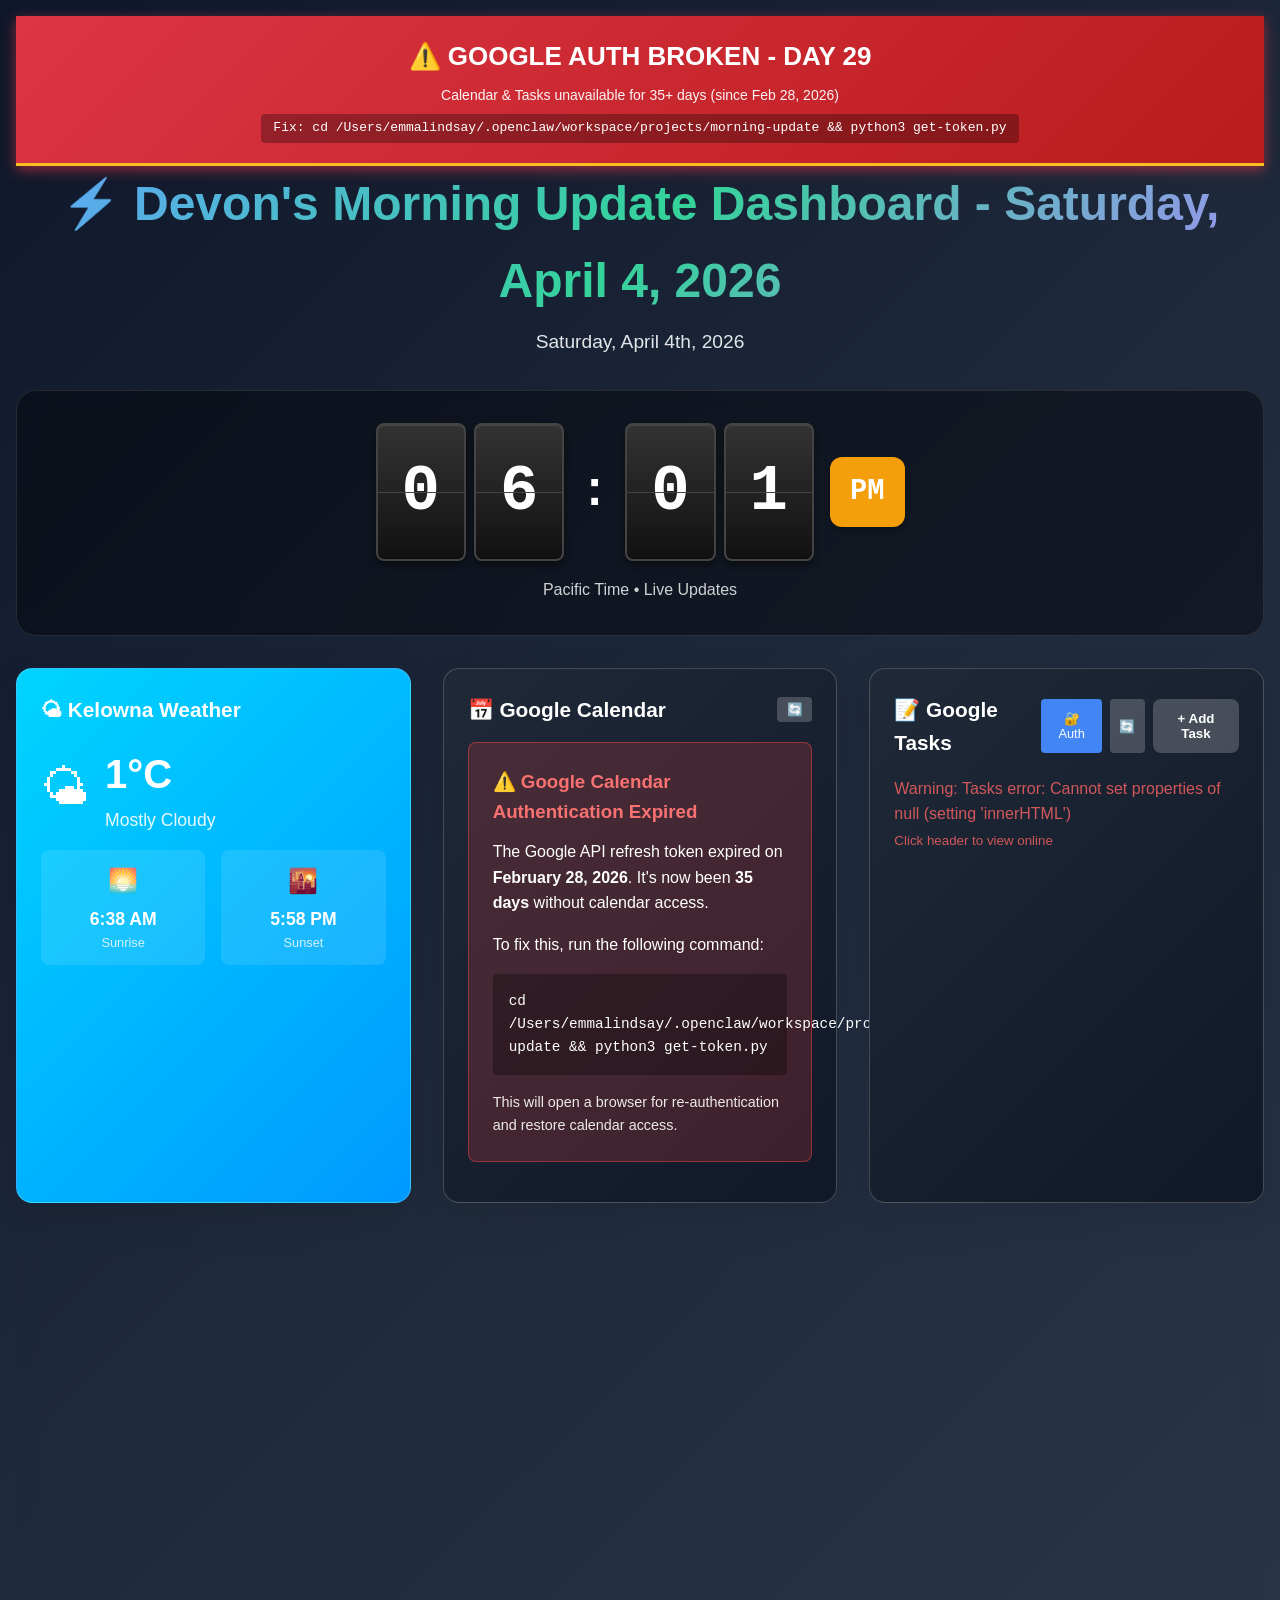
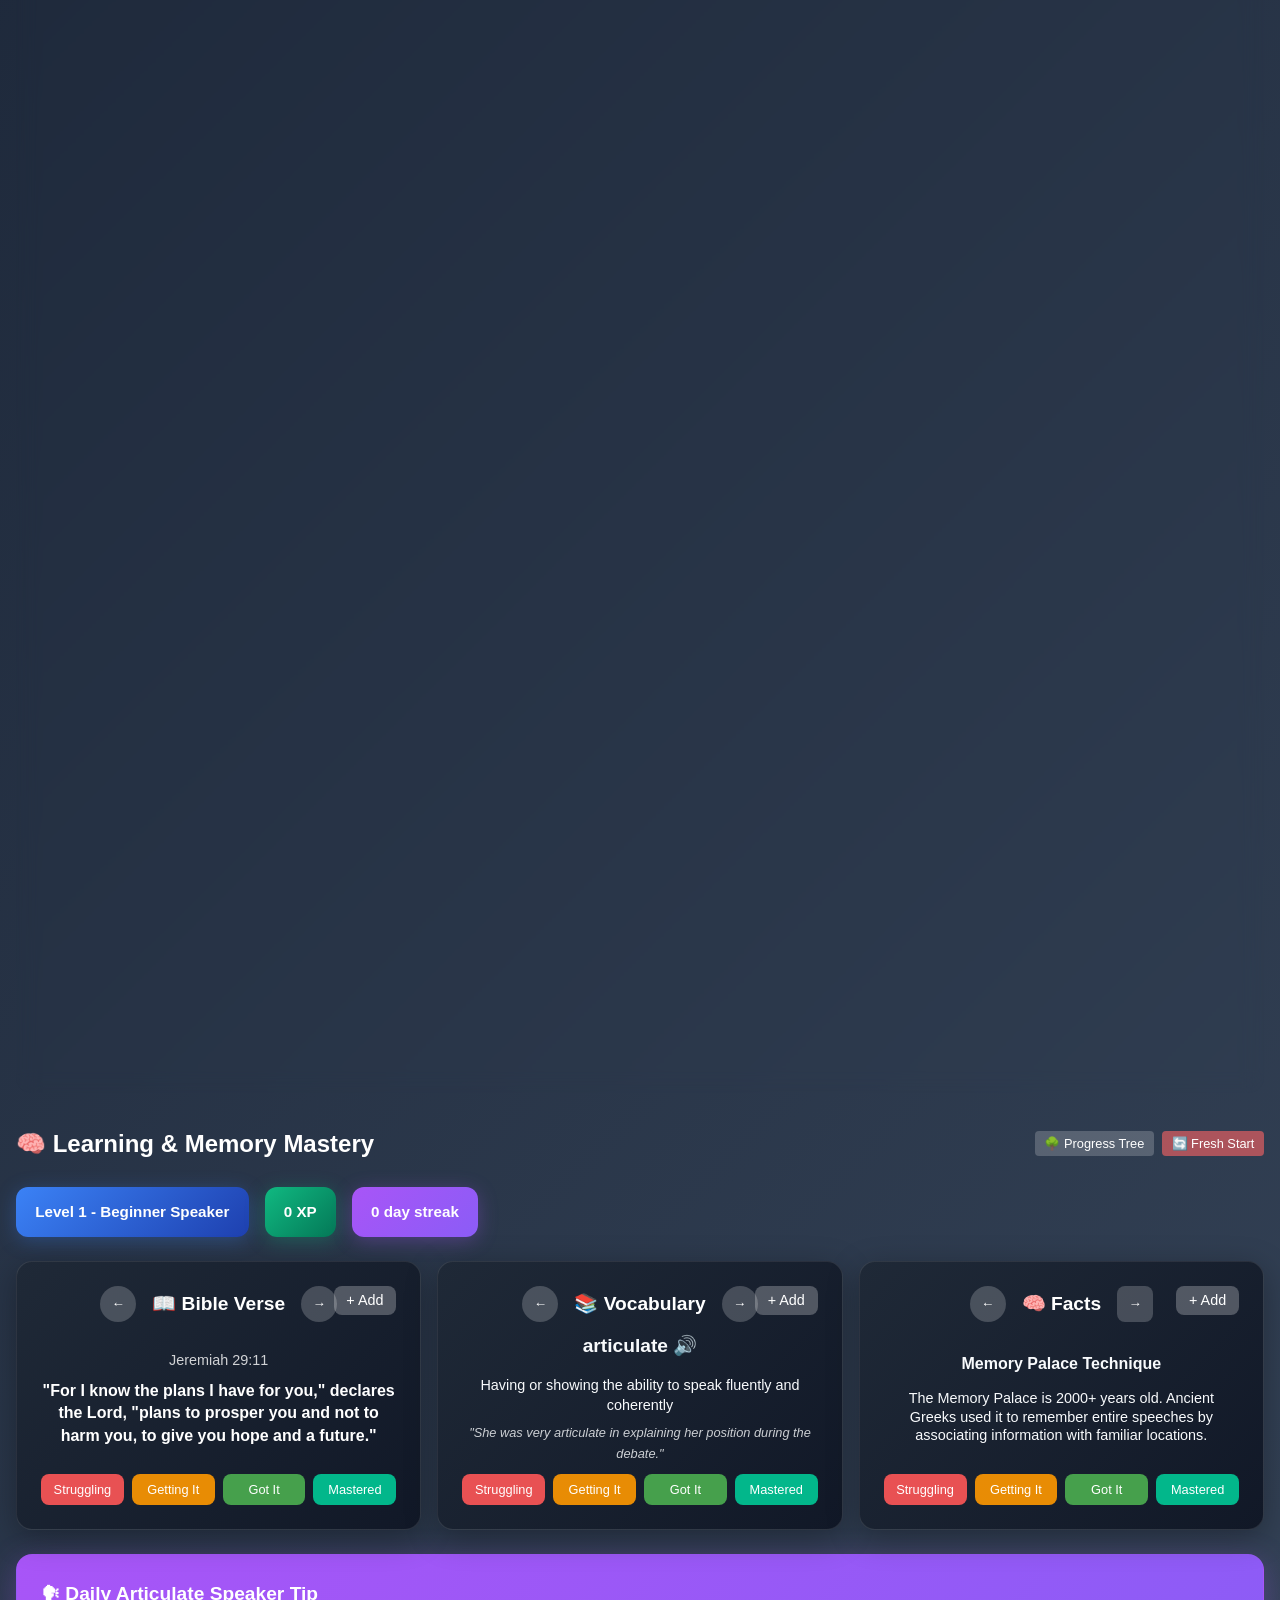
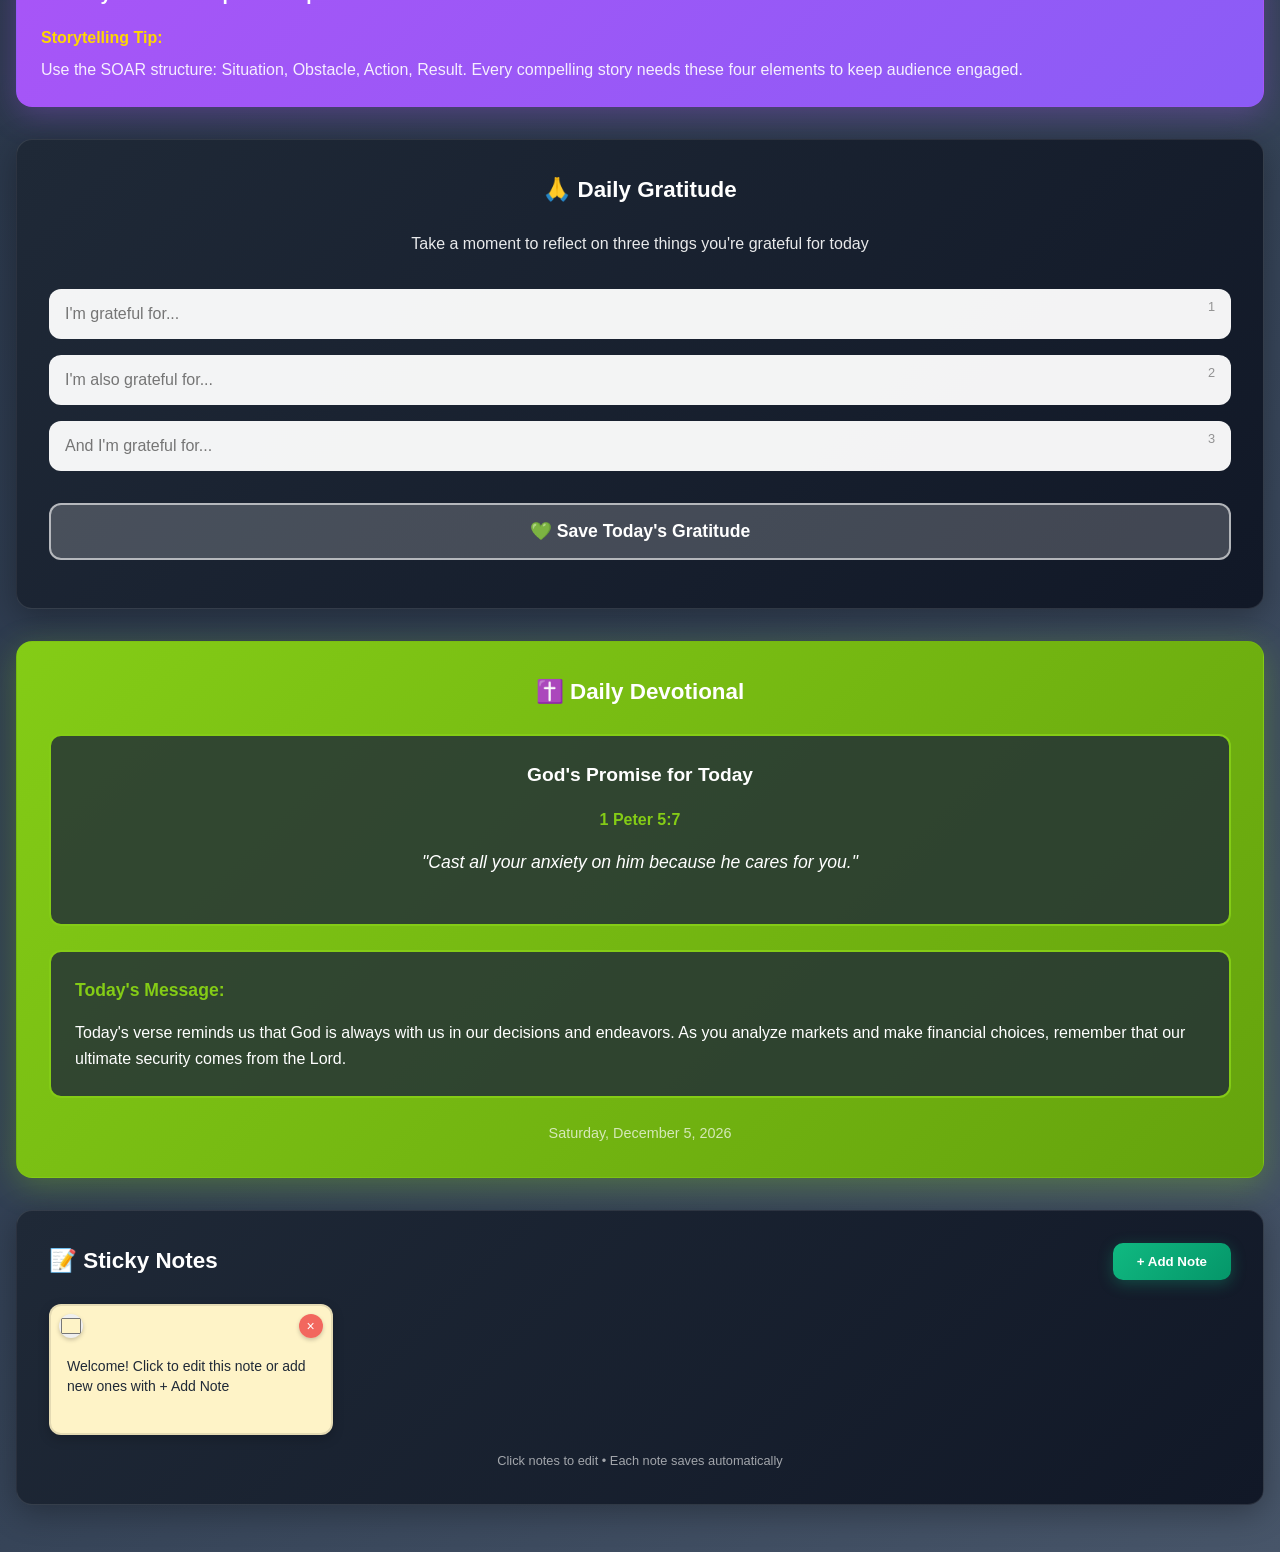
<file: index.html>
<!DOCTYPE html>
<html lang="en">
<head>
    <meta charset="UTF-8">
    <meta name="viewport" content="width=device-width, initial-scale=1.0">
    <title>&#9889; Devon's Morning Update Dashboard</title>
    
    <!-- Force fresh data - no caching -->
    <meta http-equiv="Cache-Control" content="no-cache, no-store, must-revalidate, max-age=0">
    <meta http-equiv="Pragma" content="no-cache">
    <meta http-equiv="Expires" content="0">
    
    <!-- Favicon -->
    <link rel="icon" href="data:image/svg+xml,<svg xmlns=%22http://www.w3.org/2000/svg%22 viewBox=%220 0 100 100%22><text y=%22.9em%22 font-size=%2290%22>&#127984;</text></svg>">
    
    <style>
        * {
            margin: 0;
            padding: 0;
            box-sizing: border-box;
        }

        body {
            font-family: -apple-system, BlinkMacSystemFont, 'Segoe UI', Roboto, 'Helvetica Neue', Arial, sans-serif;
            background: linear-gradient(135deg, #0f172a 0%, #1e293b 25%, #334155 75%, #475569 100%);
            color: #f8fafc;
            line-height: 1.6;
            min-height: 100vh;
            padding: 1rem;
        }

        .header {
            text-align: center;
            margin-bottom: 2rem;
        }

        .header h1 {
            font-size: clamp(2rem, 5vw, 3rem);
            background: linear-gradient(135deg, #60a5fa, #34d399, #a78bfa);
            -webkit-background-clip: text;
            -webkit-text-fill-color: transparent;
            background-clip: text;
            margin-bottom: 0.5rem;
            font-weight: 700;
        }

        .status-indicator {
            display: inline-block;
            background: rgba(34, 197, 94, 0.9);
            color: white;
            padding: 0.5rem 1rem;
            border-radius: 20px;
            font-size: 0.8rem;
            font-weight: 600;
            margin-bottom: 1rem;
            animation: pulse 2s infinite;
        }

        @keyframes pulse {
            0%, 100% { opacity: 1; }
            50% { opacity: 0.7; }
        }

        .date-display {
            font-size: 1.2rem;
            opacity: 0.9;
            margin-bottom: 1rem;
        }

        /* RETRO FLIP CLOCK STYLES */
        .flip-clock-container {
            text-align: center;
            margin: 2rem 0;
            padding: 2rem;
            background: rgba(0, 0, 0, 0.4);
            border-radius: 20px;
            backdrop-filter: blur(10px);
            border: 1px solid rgba(255, 255, 255, 0.1);
        }

        .flip-clock {
            display: flex;
            align-items: center;
            justify-content: center;
            gap: 0.5rem;
            font-family: 'Courier New', monospace;
        }

        .flip-digit {
            background: linear-gradient(to bottom, #333 0%, #222 50%, #111 100%);
            color: white;
            font-size: 4rem;
            font-weight: bold;
            padding: 1rem 1.5rem;
            border-radius: 8px;
            box-shadow: 
                0 4px 8px rgba(0, 0, 0, 0.5),
                inset 0 1px 0 rgba(255, 255, 255, 0.1),
                inset 0 -1px 0 rgba(0, 0, 0, 0.3);
            position: relative;
            min-width: 5rem;
            text-align: center;
            transition: all 0.6s ease;
            border: 2px solid #444;
        }

        .flip-digit::before {
            content: '';
            position: absolute;
            top: 50%;
            left: 0;
            right: 0;
            height: 1px;
            background: #444;
            z-index: 2;
        }

        .flip-separator {
            color: white;
            font-size: 3rem;
            font-weight: bold;
            animation: blink 2s infinite;
            margin: 0 0.5rem;
        }

        @keyframes blink {
            0%, 50% { opacity: 1; }
            51%, 100% { opacity: 0.3; }
        }

        .flip-ampm {
            background: #f59e0b;
            color: white;
            font-size: 1.8rem;
            font-weight: bold;
            padding: 0.75rem 1.25rem;
            border-radius: 12px;
            margin-left: 0.5rem;
            box-shadow: 0 4px 8px rgba(0, 0, 0, 0.3);
        }

        /* GRID LAYOUT */
        .dashboard-grid {
            display: grid;
            grid-template-columns: repeat(auto-fit, minmax(350px, 1fr));
            gap: 2rem;
            margin-bottom: 2rem;
        }

        .card {
            background: rgba(255, 255, 255, 0.1);
            backdrop-filter: blur(10px);
            border-radius: 16px;
            padding: 1.5rem;
            border: 1px solid rgba(255, 255, 255, 0.2);
            box-shadow: 0 8px 32px rgba(0, 0, 0, 0.1);
        }

        .card h2 {
            font-size: 1.3rem;
            margin-bottom: 1rem;
            color: white;
            display: flex;
            align-items: center;
            justify-content: space-between;
        }

        .clickable-header {
            cursor: pointer;
            text-decoration: none;
            color: inherit;
            transition: all 0.2s ease;
        }

        .clickable-header:hover {
            color: #60a5fa;
            text-decoration: none;
        }

        /* WEATHER STYLES - NEON BLUE */
        .weather-card {
            background: linear-gradient(135deg, #00d4ff 0%, #0099ff 100%) !important;
            color: white;
        }

        .weather-main {
            display: flex;
            align-items: center;
            gap: 1rem;
            margin-bottom: 1rem;
        }

        .weather-emoji {
            font-size: 3rem;
        }

        .weather-temp {
            font-size: 2.5rem;
            font-weight: 700;
        }

        .weather-condition {
            font-size: 1.1rem;
            opacity: 0.9;
        }

        .sun-info {
            display: grid;
            grid-template-columns: 1fr 1fr;
            gap: 1rem;
            margin: 1rem 0;
        }

        .sun-item {
            text-align: center;
            padding: 0.75rem;
            background: rgba(255, 255, 255, 0.1);
            border-radius: 8px;
        }

        .sun-icon {
            font-size: 1.5rem;
            margin-bottom: 0.25rem;
        }

        .sun-time {
            font-weight: 600;
            font-size: 1.1rem;
        }

        .sun-label {
            font-size: 0.8rem;
            opacity: 0.8;
        }

        /* CALENDAR STYLES - BLACK GRADIENT */
        .calendar-card {
            background: linear-gradient(135deg, #1f2937 0%, #111827 100%);
            color: white;
        }

        /* TASKS STYLES - BLACK GRADIENT */
        .tasks-card {
            background: linear-gradient(135deg, #1f2937 0%, #111827 100%);
            color: white;
        }

        /* TASK AND EVENT STYLES */
        .task-item, .event-item {
            background: rgba(255, 255, 255, 0.1);
            padding: 1rem;
            border-radius: 8px;
            margin-bottom: 0.75rem;
            border-left: 4px solid rgba(255, 255, 255, 0.5);
            display: flex;
            align-items: center;
            justify-content: space-between;
            transition: all 0.2s ease;
        }

        .task-item:hover, .event-item:hover {
            background: rgba(255, 255, 255, 0.15);
        }

        .task-content, .event-content {
            flex: 1;
        }

        .task-actions, .event-actions {
            display: flex;
            gap: 0.5rem;
        }

        .add-task-btn {
            background: rgba(255, 255, 255, 0.2);
            color: white;
            border: none;
            padding: 0.75rem 1rem;
            border-radius: 8px;
            cursor: pointer;
            font-weight: 600;
            transition: all 0.2s ease;
        }

        .add-task-btn:hover {
            background: rgba(255, 255, 255, 0.3);
            transform: translateY(-1px);
        }

        /* CRYPTO STYLES */
        .crypto-section {
            grid-column: 1 / -1;
            background: linear-gradient(135deg, rgba(239, 68, 68, 0.1), rgba(220, 38, 38, 0.1));
            backdrop-filter: blur(10px);
            border-radius: 16px;
            padding: 2rem;
            border: 1px solid rgba(255, 255, 255, 0.2);
            margin: 2rem 0;
        }

        .crypto-grid {
            display: grid;
            grid-template-columns: repeat(auto-fit, minmax(300px, 1fr));
            gap: 1.5rem;
            margin: 1.5rem 0;
        }

        .crypto-item {
            background: rgba(255, 255, 255, 0.1);
            backdrop-filter: blur(10px);
            border-radius: 12px;
            padding: 1rem;
            border: 1px solid rgba(255, 255, 255, 0.2);
            text-decoration: none;
            color: white;
            transition: all 0.3s ease;
            display: block;
            cursor: pointer;
        }

        .crypto-item:hover {
            transform: translateY(-2px);
            box-shadow: 0 8px 25px rgba(0, 0, 0, 0.2);
            border-color: rgba(255, 255, 255, 0.3);
        }

        .swing-item {
            border-left: 4px solid #3b82f6;
        }

        .moonshot-item {
            border-left: 4px solid #f59e0b;
        }

        .macro-item {
            border-left: 4px solid #10b981;
        }

        .arsenal-grid {
            display: grid;
            grid-template-columns: repeat(auto-fit, minmax(200px, 1fr));
            gap: 1rem;
            margin-top: 1rem;
        }

        .arsenal-link {
            background: rgba(255, 255, 255, 0.1);
            backdrop-filter: blur(10px);
            border-radius: 8px;
            padding: 1rem;
            text-decoration: none;
            color: white;
            transition: all 0.3s ease;
            border: 1px solid rgba(255, 255, 255, 0.2);
        }

        .arsenal-link:hover {
            transform: translateY(-2px);
            box-shadow: 0 4px 12px rgba(0, 0, 0, 0.2);
        }

        /* RESPONSIVE */
        @media (max-width: 768px) {
            .crypto-grid {
                grid-template-columns: 1fr;
            }
            .flip-digit {
                font-size: 2.5rem;
                padding: 0.75rem 1rem;
            }
            .dashboard-grid {
                grid-template-columns: 1fr;
            }
        }
    </style>
</head>
<body>
    <div style="background: linear-gradient(135deg, #dc3545, #b91c1c); color: white; text-align: center; padding: 20px; font-size: 22px; font-weight: bold; position: sticky; top: 0; z-index: 9999; box-shadow: 0 4px 12px rgba(220,53,69,0.6); border-bottom: 3px solid #fbbf24;">
        <div style="font-size: 26px; margin-bottom: 6px;">⚠️ GOOGLE AUTH BROKEN - DAY 29</div>
        <div style="font-size: 14px; font-weight: normal; opacity: 0.95;">Calendar &amp; Tasks unavailable for 35+ days (since Feb 28, 2026)</div>
        <div style="font-size: 13px; font-weight: normal; margin-top: 6px; background: rgba(0,0,0,0.3); display: inline-block; padding: 4px 12px; border-radius: 4px; font-family: monospace;">Fix: cd /Users/emmalindsay/.openclaw/workspace/projects/morning-update &amp;&amp; python3 get-token.py</div>
    </div>
    <div class="container" style="max-width: 1400px; margin: 0 auto;">
        <div class="header">
            <h1>&#9889; Devon's Morning Update Dashboard - Saturday, April 4, 2026</h1>
            <div class="date-display" id="current-date">Saturday, April 4, 2026</div>
        </div>

        <!-- RETRO FLIP CLOCK -->
        <div class="flip-clock-container">
            <div class="flip-clock">
                <div class="flip-digit" id="hour1">0</div>
                <div class="flip-digit" id="hour2">0</div>
                <div class="flip-separator">:</div>
                <div class="flip-digit" id="min1">0</div>
                <div class="flip-digit" id="min2">0</div>
                <div class="flip-ampm" id="ampm">AM</div>
            </div>
            <div style="margin-top: 1rem; color: rgba(255, 255, 255, 0.8);">Pacific Time &#8226; Live Updates</div>
        </div>

        <div class="dashboard-grid">
            <!-- WEATHER -->
            <div class="card weather-card" style="background: linear-gradient(135deg, #00d4ff 0%, #0099ff 100%) !important;">
                <h2>&#127780; Kelowna Weather</h2>
                <div class="weather-main">
                    <div class="weather-emoji">&#127780;</div>
                    <div>
                        <div class="weather-temp" id="weather-temp">1&deg;C</div>
                        <div class="weather-condition">Mostly Cloudy</div>
                    </div>
                </div>
                <div class="sun-info">
                    <div class="sun-item">
                        <div class="sun-icon">&#127749;</div>
                        <div class="sun-time" id="sunrise-time">6:38 AM</div>
                        <div class="sun-label">Sunrise</div>
                    </div>
                    <div class="sun-item">
                        <div class="sun-icon">&#127751;</div>
                        <div class="sun-time" id="sunset-time">5:58 PM</div>
                        <div class="sun-label">Sunset</div>
                    </div>
                </div>
            </div>

            <!-- CALENDAR -->
            <div class="card calendar-card">
                <h2 style="display: flex; justify-content: space-between; align-items: center;">
                    <a href="https://calendar.google.com/calendar/u/0/r/today" target="_blank" class="clickable-header" style="color: white; text-decoration: none;">
                        &#128197; Google Calendar
                    </a>
                    <button onclick="loadCalendarEvents()" style="background: rgba(255,255,255,0.2); border: none; color: white; padding: 0.3rem 0.6rem; border-radius: 4px; cursor: pointer; font-size: 0.8rem;">&#128260;</button>
                </h2>
                <div id="calendar-events">
                    <div style="color: #fca5a5; font-weight: 600; padding: 1rem; background: rgba(220,53,69,0.2); border-radius: 8px; border: 1px solid rgba(220,53,69,0.4);">
                        <div style="font-size: 1.1rem; margin-bottom: 0.5rem;">⚠️ Authentication Error - Day 29: Google auth expired Feb 28. Run: ./fix-google-auth.sh</div>
                    </div>
                </div>
            </div>

            <!-- TASKS -->
            <div class="card tasks-card">
                <h2 style="display: flex; justify-content: space-between; align-items: center;">
                    <a href="https://tasks.google.com/embed/?origin=https://calendar.google.com&fullWidth=1" target="_blank" class="clickable-header" style="color: white; text-decoration: none;">
                        &#128221; Google Tasks
                    </a>
                    <div style="display: flex; gap: 0.5rem;">
                        <button onclick="window.open('oauth-redirect.html', '_blank')" style="background: #4285f4; border: none; color: white; padding: 0.3rem 0.8rem; border-radius: 4px; cursor: pointer; font-size: 0.8rem;" title="Re-authenticate Google Access">🔐 Auth</button>
                        <button onclick="loadTasks()" style="background: rgba(255,255,255,0.2); border: none; color: white; padding: 0.3rem 0.6rem; border-radius: 4px; cursor: pointer; font-size: 0.8rem;">&#128260;</button>
                        <button class="add-task-btn" onclick="showAddTaskModal()">+ Add Task</button>
                    </div>
                </h2>
                <div id="task-list">
                    <div style="color: #fca5a5; font-weight: 600; padding: 1rem; background: rgba(220,53,69,0.2); border-radius: 8px; border: 1px solid rgba(220,53,69,0.4);">
                        <div style="font-size: 1.1rem; margin-bottom: 0.5rem;">⚠️ Authentication Error - Day 29: Google auth expired Feb 28. Run: ./fix-google-auth.sh</div>
                    </div>
                </div>
            </div>
        </div>

        <!-- CRYPTO INTELLIGENCE SECTION -->
        <div class="crypto-section">
            <h2 style="color: white; margin-bottom: 2rem; text-align: center; font-size: 1.6rem; font-weight: 600;">&#128640; Expert Crypto Intelligence</h2>
            
            <!-- Daily Check Arsenal -->
            <div style="background: linear-gradient(135deg, #ff6b35 0%, #f7931e 100%); padding: 1.5rem; border-radius: 16px; margin-bottom: 2rem; box-shadow: 0 8px 32px rgba(255, 107, 53, 0.3); border: 1px solid rgba(255, 107, 53, 0.3);">
                <h3 style="color: white; margin: 0 0 1.5rem 0; font-size: 1.1rem; font-weight: 600;">&#128295; Daily Check Arsenal</h3>
                
                <div style="display: grid; grid-template-columns: repeat(auto-fit, minmax(180px, 1fr)); gap: 1rem;">
                    <a href="https://www.tradingview.com/chart/?symbol=BTCUSDT" target="_blank" style="background: linear-gradient(135deg, #1f2937 0%, #111827 100%); padding: 1rem; border-radius: 12px; text-decoration: none; color: white; font-weight: 600; transition: all 0.3s ease; display: block; box-shadow: 0 4px 20px rgba(0, 0, 0, 0.3);">
                        <div style="font-weight: 600; font-size: 0.95rem; margin-bottom: 0.3rem; color: white;">&#128200; TradingView</div>
                        <div style="font-size: 0.8rem; color: rgba(255,255,255,0.8);">Bitcoin chart + 200/35 EMA</div>
                    </a>
                    
                    <a href="https://banterbubbles.com" target="_blank" style="background: linear-gradient(135deg, #1f2937 0%, #111827 100%); padding: 1rem; border-radius: 12px; text-decoration: none; color: white; font-weight: 600; transition: all 0.3s ease; display: block; box-shadow: 0 4px 20px rgba(0, 0, 0, 0.3);">
                        <div style="font-weight: 600; font-size: 0.95rem; margin-bottom: 0.3rem; color: white;">&#128172; Banter Bubbles</div>
                        <div style="font-size: 0.8rem; color: rgba(255,255,255,0.8);">Social sentiment tracker</div>
                    </a>
                    
                    <a href="https://coinmarketcap.com" target="_blank" style="background: linear-gradient(135deg, #1f2937 0%, #111827 100%); padding: 1rem; border-radius: 12px; text-decoration: none; color: white; font-weight: 600; transition: all 0.3s ease; display: block; box-shadow: 0 4px 20px rgba(0, 0, 0, 0.3);">
                        <div style="font-weight: 600; font-size: 0.95rem; margin-bottom: 0.3rem; color: white;">&#128176; CoinMarketCap</div>
                        <div style="font-size: 0.8rem; color: rgba(255,255,255,0.8);">Market data & rankings</div>
                    </a>
                    
                    <a href="https://cointelegraph.com/category/latest-news" target="_blank" style="background: linear-gradient(135deg, #1f2937 0%, #111827 100%); padding: 1rem; border-radius: 12px; text-decoration: none; color: white; font-weight: 600; transition: all 0.3s ease; display: block; box-shadow: 0 4px 20px rgba(0, 0, 0, 0.3);">
                        <div style="font-weight: 600; font-size: 0.95rem; margin-bottom: 0.3rem; color: white;">&#128240; CoinTelegraph</div>
                        <div style="font-size: 0.8rem; color: rgba(255,255,255,0.8);">Latest crypto news</div>
                    </a>
                    
                    <a href="https://cryptopanic.com" target="_blank" style="background: linear-gradient(135deg, #1f2937 0%, #111827 100%); padding: 1rem; border-radius: 12px; text-decoration: none; color: white; font-weight: 600; transition: all 0.3s ease; display: block; box-shadow: 0 4px 20px rgba(0, 0, 0, 0.3);">
                        <div style="font-weight: 600; font-size: 0.95rem; margin-bottom: 0.3rem; color: white;">&#128240; CryptoPanic</div>
                        <div style="font-size: 0.8rem; color: rgba(255,255,255,0.8);">News aggregator</div>
                    </a>
                    
                    <a href="https://www.cookie.fun" target="_blank" style="background: linear-gradient(135deg, #1f2937 0%, #111827 100%); padding: 1rem; border-radius: 12px; text-decoration: none; color: white; font-weight: 600; transition: all 0.3s ease; display: block; box-shadow: 0 4px 20px rgba(0, 0, 0, 0.3);">
                        <div style="font-weight: 600; font-size: 0.95rem; margin-bottom: 0.3rem; color: white;">&#127850; Cookie.fun</div>
                        <div style="font-size: 0.8rem; color: rgba(255,255,255,0.8);">Portfolio analytics</div>
                    </a>
                </div>
            </div>

            <!-- Market Overview -->
            <div style="background: linear-gradient(135deg, #0f172a 0%, #1e293b 100%); padding: 1.5rem; border-radius: 16px; margin-bottom: 2rem; box-shadow: 0 8px 32px rgba(0, 0, 0, 0.3); border: 1px solid rgba(148, 163, 184, 0.2);">
                <h3 style="color: #f1f5f9; margin: 0 0 1rem 0; font-size: 1.2rem; font-weight: 600;">&#128202; Market Pulse</h3>
                <div style="display: grid; grid-template-columns: 1fr 1fr 1fr 1fr; gap: 1rem;">
                    <div id="btc-market-data" style="background: linear-gradient(135deg, #1f2937 0%, #111827 100%); padding: 1rem; border-radius: 12px; text-align: center; box-shadow: 0 4px 20px rgba(0, 0, 0, 0.3); color: white; font-weight: 600;">
                        <div style="font-size: 0.9rem; color: white; margin-bottom: 0.5rem; font-weight: 500;">Bitcoin</div>
                        <div id="btc-price-live" style="font-size: 1.2rem; font-weight: 600; color: white;">Loading...</div>
                        <div id="btc-change-live" style="font-size: 0.8rem; color: white;">Loading...</div>
                    </div>
                    <div id="fear-greed-data" style="background: linear-gradient(135deg, #1f2937 0%, #111827 100%); padding: 1rem; border-radius: 12px; text-align: center; box-shadow: 0 4px 20px rgba(0, 0, 0, 0.3); color: white; font-weight: 600;">
                        <div style="font-size: 0.9rem; color: white; margin-bottom: 0.5rem; font-weight: 500;">Fear/Greed</div>
                        <div id="fear-greed-value" style="font-size: 1.2rem; font-weight: 600; color: white;">Loading...</div>
                        <div id="fear-greed-text" style="font-size: 0.8rem; color: white;">Loading...</div>
                    </div>
                    <div id="ema-status" style="background: linear-gradient(135deg, #1f2937 0%, #111827 100%); padding: 1rem; border-radius: 12px; text-align: center; cursor: pointer; box-shadow: 0 4px 20px rgba(0, 0, 0, 0.3); color: white; font-weight: 600;">
                        <div style="font-size: 0.9rem; color: white; margin-bottom: 0.5rem; font-weight: 500;">200 EMA</div>
                        <div id="ema-bias" style="font-size: 1.2rem; font-weight: 600; color: white;">Loading...</div>
                        <div id="ema-signal" style="font-size: 0.8rem; color: white;">Loading...</div>
                    </div>
                    <div onclick="showMacroCharts()" style="background: linear-gradient(135deg, #1f2937 0%, #111827 100%); padding: 1rem; border-radius: 12px; text-align: center; cursor: pointer; box-shadow: 0 4px 20px rgba(0, 0, 0, 0.3); color: white; font-weight: 600; transition: all 0.3s ease;" onmouseover="this.style.transform='scale(1.02)'" onmouseout="this.style.transform='scale(1)'">
                        <div style="font-size: 0.9rem; color: white; margin-bottom: 0.5rem; font-weight: 500;">📊 Macro Dashboard</div>
                        <div style="font-size: 1.2rem; font-weight: 600; color: #10b981;">LIVE CHARTS</div>
                        <div style="font-size: 0.8rem; color: rgba(255,255,255,0.8);">Click for macro analysis</div>
                    </div>
                </div>
            </div>

            <!-- CRITICAL NEWS SECTION - BEFORE MAINSTREAM KNOWS -->
            <div style="background: linear-gradient(135deg, rgba(30, 41, 59, 0.95) 0%, rgba(15, 23, 42, 0.95) 100%); padding: 1.5rem; border-radius: 16px; margin-bottom: 2rem; box-shadow: 0 8px 32px rgba(0, 0, 0, 0.3); border: 1px solid rgba(148, 163, 184, 0.2);">
                <h3 style="color: #f1f5f9; margin: 0 0 1.5rem 0; font-size: 1.1rem; font-weight: 600;">&#128240; Critical Intelligence - Before Mainstream Knows</h3>
                
                <div id="critical-news">
                    <div style="display: grid; grid-template-columns: 1fr 1fr; gap: 1rem;">
                        <div style="background: rgba(255,255,255,0.1); padding: 1rem; border-radius: 12px; cursor: pointer;">
                            <div style="font-weight: 600; margin-bottom: 0.5rem; color: #fbbf24;">&#9889; Token Unlocks (Next 7 Days)</div>
                            <div id="token-unlocks" style="font-size: 0.9rem;">Loading critical unlock data...</div>
                        </div>

                        <div style="background: rgba(255,255,255,0.1); padding: 1rem; border-radius: 12px; cursor: pointer;">
                            <div style="font-weight: 600; margin-bottom: 0.5rem; color: #fbbf24;">&#127967; Fed & Economic Events</div>
                            <div id="fed-events" style="font-size: 0.9rem;">Loading policy intelligence...</div>
                        </div>

                        <div style="background: rgba(255,255,255,0.1); padding: 1rem; border-radius: 12px; cursor: pointer;">
                            <div style="font-weight: 600; margin-bottom: 0.5rem; color: #fbbf24;">&#127970; Institutional Moves</div>
                            <div id="institutional-moves" style="font-size: 0.9rem;">Loading smart money intelligence...</div>
                        </div>

                        <div style="background: rgba(255,255,255,0.1); padding: 1rem; border-radius: 12px; cursor: pointer;">
                            <div style="font-weight: 600; margin-bottom: 0.5rem; color: #fbbf24;">&#128302; Emerging Narratives</div>
                            <div id="emerging-narratives" style="font-size: 0.9rem;">Loading narrative intelligence...</div>
                        </div>
                    </div>
                </div>
            </div>

            <!-- LIVE CRYPTO OPPORTUNITIES -->
            <div style="display: grid; grid-template-columns: 1fr 1fr; gap: 2rem; margin-bottom: 2rem;">
                
                <!-- SWING TRADING - Bitcoin Outperformance (500+ Coins) -->
                <div style="background: linear-gradient(135deg, #0f172a 0%, #1e293b 100%); padding: 1.5rem; border-radius: 16px; margin-bottom: 2rem; box-shadow: 0 8px 32px rgba(0, 0, 0, 0.3); border: 1px solid rgba(148, 163, 184, 0.2);">
                    <h3 style="color: #f1f5f9; margin: 0 0 1.5rem 0; font-size: 1.1rem; font-weight: 600; display: flex; align-items: center; justify-content: space-between;">
                        &#128200; Swing Trading Opportunities
                        <span id="swing-status" style="background: rgba(255, 255, 255, 0.2); color: white; padding: 0.3rem 0.8rem; border-radius: 8px; font-size: 0.8rem; font-weight: 600;">Scanning...</span>
                    </h3>
                    
                    <div id="live-swing-opportunities">
                        <div id="swing-loading" style="text-align: center; padding: 2rem; opacity: 0.7;">
                            <div style="font-size: 1rem; margin-bottom: 0.5rem;">📊 Massive Bitcoin outperformance scan...</div>
                            <div style="font-size: 0.8rem;">Scanning 500+ coins for 200 EMA bias + outperformance patterns</div>
                        </div>
                        <div id="swing-content" style="display: none;"></div>
                    </div>
                </div>

                <!-- LIVE Social Intelligence -->
                <div style="background: linear-gradient(135deg, #0f172a 0%, #1e293b 100%); padding: 1.5rem; border-radius: 16px; box-shadow: 0 8px 32px rgba(0, 0, 0, 0.3); border: 1px solid rgba(148, 163, 184, 0.2);">
                    <h3 style="color: #f1f5f9; margin: 0 0 1.5rem 0; font-size: 1.1rem; font-weight: 600; display: flex; align-items: center; justify-content: space-between;">
                        &#127769; Social Sentiment Moonshots
                        <span id="social-status" style="background: rgba(255, 255, 255, 0.2); color: white; padding: 0.3rem 0.8rem; border-radius: 8px; font-size: 0.8rem; font-weight: 600;">Scanning...</span>
                    </h3>
                    
                    <div id="live-social-opportunities">
                        <div id="moonshot-loading" style="text-align: center; padding: 2rem; opacity: 0.7;">
                            <div style="font-size: 1rem; margin-bottom: 0.5rem;">🔍 Social sentiment scanning...</div>
                            <div style="font-size: 0.8rem;">Finding coins with growing discussion before viral breakouts</div>
                        </div>
                        <div id="moonshot-content" style="display: none;"></div>
                    </div>
                </div>
            </div>


            <!-- Advanced Tools Link -->
            <div style="text-align: center; margin-top: 2rem; margin-bottom: 2rem;">
                <button id="advanced-tools-btn" onclick="editAdvancedToolLink()" style="background: linear-gradient(135deg, #ff6b35 0%, #f7931e 100%); color: white; padding: 1rem 2rem; border: none; border-radius: 12px; font-weight: 600; font-size: 1.1rem; cursor: pointer; box-shadow: 0 4px 16px rgba(255, 107, 53, 0.3); transition: all 0.3s ease;">
                    &#128295; Advanced Trading Tools
                </button>
            </div>
        </div>

        <div style="margin-bottom: 2rem;">
            <h2 style="color: white; margin-bottom: 1.5rem; display: flex; justify-content: space-between; align-items: center;">
                &#129504; Learning & Memory Mastery
                <div style="display: flex; gap: 0.5rem; align-items: center;">
                    <button onclick="showProgressTree()" style="background: rgba(255,255,255,0.2); border: none; color: white; padding: 0.3rem 0.6rem; border-radius: 4px; cursor: pointer; font-size: 0.8rem;">&#127795; Progress Tree</button>
                    <button onclick="clearLearningData()" style="background: rgba(255,100,100,0.6); border: none; color: white; padding: 0.3rem 0.6rem; border-radius: 4px; cursor: pointer; font-size: 0.8rem;">&#128260; Fresh Start</button>
                </div>
            </h2>
            
            <!-- Gamification Stats -->
            <div style="display: flex; gap: 1rem; margin-bottom: 1.5rem; font-size: 0.95rem;">
                <div style="background: linear-gradient(135deg, #3b82f6 0%, #1e40af 100%); padding: 0.8rem 1.2rem; border-radius: 12px; color: white; box-shadow: 0 4px 20px rgba(59, 130, 246, 0.3); font-weight: 600;">
                    <span id="learning-level">Level 1 - Beginner Speaker</span>
                </div>
                <div style="background: linear-gradient(135deg, #10b981 0%, #047857 100%); padding: 0.8rem 1.2rem; border-radius: 12px; color: white; box-shadow: 0 4px 20px rgba(16, 185, 129, 0.3); font-weight: 600;">
                    <span id="learning-xp">0 XP</span>
                </div>
                <div style="background: linear-gradient(135deg, #a855f7 0%, #8b5cf6 100%); padding: 0.8rem 1.2rem; border-radius: 12px; color: white; box-shadow: 0 4px 20px rgba(168, 85, 247, 0.3); font-weight: 600;">
                    <span id="learning-streak">0 day streak</span>
                </div>
            </div>

            <!-- Three Horizontal Flashcards -->
            <div style="display: grid; grid-template-columns: 1fr 1fr 1fr; gap: 1rem; margin-bottom: 1.5rem;">
                <!-- Bible Verse Card -->
                <div class="learning-card" style="background: linear-gradient(135deg, #1f2937 0%, #111827 100%); padding: 1.5rem; border-radius: 16px; position: relative; min-height: 200px; box-shadow: 0 8px 32px rgba(0, 0, 0, 0.3); border: 1px solid rgba(255, 255, 255, 0.1);">
                    <div style="position: relative; margin-bottom: 1rem;">
                        <div style="display: flex; justify-content: center; align-items: center;">
                            <button onclick="previousBibleCard()" style="background: rgba(255, 255, 255, 0.2); border: none; color: white; padding: 0.5rem; border-radius: 50%; cursor: pointer; width: 36px; height: 36px; display: flex; align-items: center; justify-content: center; margin-right: 1rem;">&#8592;</button>
                            <h3 style="margin: 0; color: white; font-size: 1.2rem; font-weight: 600;">&#128214; Bible Verse</h3>
                            <button onclick="nextBibleCard()" style="background: rgba(255, 255, 255, 0.2); border: none; color: white; padding: 0.5rem; border-radius: 50%; cursor: pointer; width: 36px; height: 36px; display: flex; align-items: center; justify-content: center; margin-left: 1rem;">&#8594;</button>
                        </div>
                        <button onclick="showAddVerseModal()" style="position: absolute; top: 0; right: 0; background: rgba(255,255,255,0.25); border: none; color: white; padding: 0.4rem 0.8rem; border-radius: 8px; cursor: pointer; font-size: 0.9rem; font-weight: 500;">+ Add</button>
                    </div>
                    
                    <div id="bible-verse-content" style="text-align: center; display: flex; flex-direction: column; justify-content: center; height: 120px; color: white;">
                        <div style="font-size: 0.9rem; margin-bottom: 0.5rem; opacity: 0.8; color: white;">Jeremiah 29:11</div>
                        <div style="font-weight: 600; line-height: 1.4; color: white;">"For I know the plans I have for you," declares the Lord, "plans to prosper you and not to harm you, to give you hope and a future."</div>
                    </div>
                    
                    <div style="display: flex; gap: 0.5rem; margin-top: 1rem;">
                        <button onclick="reviewBible('struggling')" style="flex: 1; background: rgba(255,87,87,0.9); border: none; color: white; padding: 0.5rem; border-radius: 8px; cursor: pointer; font-size: 0.8rem;">Struggling</button>
                        <button onclick="reviewBible('getting-it')" style="flex: 1; background: rgba(255,152,0,0.9); border: none; color: white; padding: 0.5rem; border-radius: 8px; cursor: pointer; font-size: 0.8rem;">Getting It</button>
                        <button onclick="reviewBible('got-it')" style="flex: 1; background: rgba(76,175,80,0.9); border: none; color: white; padding: 0.5rem; border-radius: 8px; cursor: pointer; font-size: 0.8rem;">Got It</button>
                        <button onclick="reviewBible('mastered')" style="flex: 1; background: rgba(0,200,150,0.9); border: none; color: white; padding: 0.5rem; border-radius: 8px; cursor: pointer; font-size: 0.8rem;">Mastered</button>
                    </div>
                </div>

                <!-- Vocabulary Card -->
                <div class="learning-card" style="background: linear-gradient(135deg, #1f2937 0%, #111827 100%); padding: 1.5rem; border-radius: 16px; position: relative; min-height: 200px; box-shadow: 0 8px 32px rgba(0, 0, 0, 0.3); border: 1px solid rgba(255, 255, 255, 0.1);">
                    <div style="position: relative; margin-bottom: 1rem;">
                        <div style="display: flex; justify-content: center; align-items: center;">
                            <button onclick="previousVocabCard()" style="background: rgba(255,255,255,0.2); border: none; color: white; padding: 0.5rem; border-radius: 50%; cursor: pointer; width: 36px; height: 36px; display: flex; align-items: center; justify-content: center; margin-right: 1rem;">&#8592;</button>
                            <h3 style="margin: 0; color: white; font-size: 1.2rem; font-weight: 600;">&#128218; Vocabulary</h3>
                            <button onclick="nextVocabCard()" style="background: rgba(255,255,255,0.2); border: none; color: white; padding: 0.5rem; border-radius: 50%; cursor: pointer; width: 36px; height: 36px; display: flex; align-items: center; justify-content: center; margin-left: 1rem;">&#8594;</button>
                        </div>
                        <button onclick="showAddVocabModal()" style="position: absolute; top: 0; right: 0; background: rgba(255,255,255,0.25); border: none; color: white; padding: 0.4rem 0.8rem; border-radius: 8px; cursor: pointer; font-size: 0.9rem; font-weight: 500;">+ Add</button>
                    </div>
                    
                    <div id="vocabulary-content" style="text-align: center; display: flex; flex-direction: column; justify-content: center; height: 120px;">
                        <div style="font-size: 1.2rem; font-weight: 600; margin-bottom: 0.8rem; cursor: pointer;" onclick="openDictionary('articulate')" title="Click for pronunciation">
                            articulate &#128266;
                        </div>
                        <div style="font-size: 0.9rem; margin-bottom: 0.5rem; line-height: 1.4;">Having or showing the ability to speak fluently and coherently</div>
                        <div style="font-size: 0.8rem; opacity: 0.8; font-style: italic;">"She was very articulate in explaining her position during the debate."</div>
                    </div>
                    
                    <div style="display: flex; gap: 0.5rem; margin-top: 1rem;">
                        <button onclick="reviewVocab('struggling')" style="flex: 1; background: rgba(255,87,87,0.9); border: none; color: white; padding: 0.5rem; border-radius: 8px; cursor: pointer; font-size: 0.8rem;">Struggling</button>
                        <button onclick="reviewVocab('getting-it')" style="flex: 1; background: rgba(255,152,0,0.9); border: none; color: white; padding: 0.5rem; border-radius: 8px; cursor: pointer; font-size: 0.8rem;">Getting It</button>
                        <button onclick="reviewVocab('got-it')" style="flex: 1; background: rgba(76,175,80,0.9); border: none; color: white; padding: 0.5rem; border-radius: 8px; cursor: pointer; font-size: 0.8rem;">Got It</button>
                        <button onclick="reviewVocab('mastered')" style="flex: 1; background: rgba(0,200,150,0.9); border: none; color: white; padding: 0.5rem; border-radius: 8px; cursor: pointer; font-size: 0.8rem;">Mastered</button>
                    </div>
                </div>

                <!-- Facts Card -->
                <div class="learning-card" style="background: linear-gradient(135deg, #1f2937 0%, #111827 100%); padding: 1.5rem; border-radius: 16px; position: relative; min-height: 200px; box-shadow: 0 8px 32px rgba(0, 0, 0, 0.3); border: 1px solid rgba(255, 255, 255, 0.1);">
                    <div style="position: relative; margin-bottom: 1rem;">
                        <div style="display: flex; justify-content: center; align-items: center;">
                            <button onclick="previousFactCard()" style="background: rgba(255,255,255,0.2); border: none; color: white; padding: 0.5rem; border-radius: 50%; cursor: pointer; width: 36px; height: 36px; display: flex; align-items: center; justify-content: center; margin-right: 1rem;">&#8592;</button>
                            <h3 style="margin: 0; color: white; font-size: 1.2rem; font-weight: 600;">&#129504; Facts</h3>
                            <button onclick="nextFactCard()" style="background: rgba(255,255,255,0.2); border: none; color: white; padding: 0.5rem; border-radius: 8px; cursor: pointer; width: 36px; height: 36px; display: flex; align-items: center; justify-content: center; margin-left: 1rem;">&#8594;</button>
                        </div>
                        <button onclick="showAddFactModal()" style="position: absolute; top: 0; right: 0; background: rgba(255,255,255,0.25); border: none; color: white; padding: 0.4rem 0.8rem; border-radius: 8px; cursor: pointer; font-size: 0.9rem; font-weight: 500;">+ Add</button>
                    </div>
                    
                    <div id="facts-content" style="text-align: center; display: flex; flex-direction: column; justify-content: center; height: 120px;">
                        <div style="font-size: 1rem; font-weight: 600; margin-bottom: 0.8rem;">Memory Palace Technique</div>
                        <div style="font-size: 0.9rem; line-height: 1.3;">The Memory Palace is 2000+ years old. Ancient Greeks used it to remember entire speeches by associating information with familiar locations.</div>
                    </div>
                    
                    <div style="display: flex; gap: 0.5rem; margin-top: 1rem;">
                        <button onclick="reviewFact('struggling')" style="flex: 1; background: rgba(255,87,87,0.9); border: none; color: white; padding: 0.5rem; border-radius: 8px; cursor: pointer; font-size: 0.8rem;">Struggling</button>
                        <button onclick="reviewFact('getting-it')" style="flex: 1; background: rgba(255,152,0,0.9); border: none; color: white; padding: 0.5rem; border-radius: 8px; cursor: pointer; font-size: 0.8rem;">Getting It</button>
                        <button onclick="reviewFact('got-it')" style="flex: 1; background: rgba(76,175,80,0.9); border: none; color: white; padding: 0.5rem; border-radius: 8px; cursor: pointer; font-size: 0.8rem;">Got It</button>
                        <button onclick="reviewFact('mastered')" style="flex: 1; background: rgba(0,200,150,0.9); border: none; color: white; padding: 0.5rem; border-radius: 8px; cursor: pointer; font-size: 0.8rem;">Mastered</button>
                    </div>
                </div>
            </div>

            <!-- Daily Articulate Speaker Tip -->
            <div style="background: linear-gradient(135deg, #a855f7 0%, #8b5cf6 100%); padding: 1.5rem; border-radius: 16px; margin-bottom: 1rem; box-shadow: 0 8px 32px rgba(168, 85, 247, 0.3); border: 1px solid rgba(168, 85, 247, 0.3);">
                <h3 style="margin: 0 0 1rem 0; color: white; font-size: 1.2rem; font-weight: 600;">&#128483; Daily Articulate Speaker Tip</h3>
                <div id="daily-tip-content" style="color: rgba(255,255,255,0.9); line-height: 1.5;">
                    <div id="tip-category" style="font-weight: 600; margin-bottom: 0.5rem; color: #FFD700;">Loading today's tip...</div>
                    <div id="tip-content">Preparing your daily articulate speaking tip...</div>
                </div>
            </div>
        </div>

        <!-- GRATITUDE SECTION -->
        <div style="margin-bottom: 2rem;">
            <div style="background: linear-gradient(135deg, #1f2937 0%, #111827 100%); padding: 2rem; border-radius: 16px; box-shadow: 0 8px 32px rgba(0, 0, 0, 0.3); border: 1px solid rgba(255, 255, 255, 0.1);">
                <h2 style="color: white; margin-bottom: 1.5rem; text-align: center; font-size: 1.4rem; font-weight: 600;">&#128591; Daily Gratitude</h2>
                <p style="color: rgba(255,255,255,0.9); text-align: center; margin-bottom: 2rem; font-size: 1rem;">Take a moment to reflect on three things you're grateful for today</p>
                
                <form id="gratitude-form" style="display: flex; flex-direction: column; gap: 1rem;">
                    <div style="position: relative;">
                        <input type="text" id="gratitude-1" placeholder="I'm grateful for..." style="width: 100%; padding: 1rem; border: none; border-radius: 12px; font-size: 1rem; background: rgba(255,255,255,0.95); color: #333; font-weight: 500;" maxlength="100">
                        <span style="position: absolute; top: 0.5rem; right: 1rem; color: rgba(0,0,0,0.4); font-size: 0.8rem;">1</span>
                    </div>
                    
                    <div style="position: relative;">
                        <input type="text" id="gratitude-2" placeholder="I'm also grateful for..." style="width: 100%; padding: 1rem; border: none; border-radius: 12px; font-size: 1rem; background: rgba(255,255,255,0.95); color: #333; font-weight: 500;" maxlength="100">
                        <span style="position: absolute; top: 0.5rem; right: 1rem; color: rgba(0,0,0,0.4); font-size: 0.8rem;">2</span>
                    </div>
                    
                    <div style="position: relative;">
                        <input type="text" id="gratitude-3" placeholder="And I'm grateful for..." style="width: 100%; padding: 1rem; border: none; border-radius: 12px; font-size: 1rem; background: rgba(255,255,255,0.95); color: #333; font-weight: 500;" maxlength="100">
                        <span style="position: absolute; top: 0.5rem; right: 1rem; color: rgba(0,0,0,0.4); font-size: 0.8rem;">3</span>
                    </div>
                    
                    <button type="submit" style="background: rgba(255,255,255,0.2); border: 2px solid rgba(255,255,255,0.6); color: white; padding: 1rem 2rem; border-radius: 12px; cursor: pointer; font-size: 1.1rem; font-weight: 600; margin-top: 1rem; transition: all 0.3s ease;">
                        &#128154; Save Today's Gratitude
                    </button>
                </form>
                
                <div id="gratitude-feedback" style="text-align: center; margin-top: 1rem; font-weight: 600; color: rgba(255,255,255,0.9); opacity: 0; transition: opacity 0.3s ease;"></div>
            </div>
        </div>

        <!-- DAILY BIBLICAL DEVOTIONAL -->
        <div style="background: linear-gradient(135deg, #84cc16 0%, #65a30d 100%); padding: 2rem; border-radius: 16px; margin-bottom: 2rem; box-shadow: 0 8px 32px rgba(132, 204, 22, 0.3); border: 1px solid rgba(132, 204, 22, 0.3);">
            <h2 style="color: white; margin: 0 0 1.5rem 0; text-align: center; font-size: 1.4rem; font-weight: 600;">✝️ Daily Devotional</h2>
            
            <div style="background: rgba(31, 41, 55, 0.8); padding: 1.5rem; border-radius: 12px; margin-bottom: 1.5rem; border: 2px solid #84cc16;">
                <h3 id="devotional-title" style="color: white; margin: 0 0 1rem 0; font-size: 1.2rem; text-align: center;">Loading today's devotional...</h3>
                <div id="devotional-verse-ref" style="color: #84cc16; font-weight: 600; margin-bottom: 1rem; text-align: center; font-size: 1rem;"></div>
                <div id="devotional-verse" style="color: white; font-size: 1.1rem; line-height: 1.6; text-align: center; font-style: italic; margin-bottom: 1.5rem;"></div>
            </div>
            
            <div style="background: rgba(31, 41, 55, 0.8); padding: 1.5rem; border-radius: 12px; border: 2px solid #84cc16;">
                <h4 style="color: #84cc16; margin: 0 0 1rem 0; font-size: 1.1rem;">Today's Message:</h4>
                <div id="devotional-message" style="color: white; font-size: 1rem; line-height: 1.6;">
                    Loading devotional message...
                </div>
            </div>
            
            <div style="text-align: center; margin-top: 1.5rem;">
                <div id="devotional-date" style="color: rgba(255,255,255,0.7); font-size: 0.9rem;"></div>
            </div>
        </div>
    </div>

    <script>
        // Update flip clock
        function updateFlipClock() {
            const now = new Date();
            const pacificTime = new Date(now.toLocaleString("en-US", {timeZone: "America/Los_Angeles"}));

            const hours = pacificTime.getHours();
            const minutes = pacificTime.getMinutes();

            const hour12 = hours === 0 ? 12 : (hours > 12 ? hours - 12 : hours);
            const ampm = hours >= 12 ? 'PM' : 'AM';

            const hourStr = hour12.toString().padStart(2, '0');
            const minStr = minutes.toString().padStart(2, '0');

            updateDigit('hour1', hourStr[0]);
            updateDigit('hour2', hourStr[1]);
            updateDigit('min1', minStr[0]);
            updateDigit('min2', minStr[1]);
            updateDigit('ampm', ampm);
        }

        function updateDigit(id, newValue) {
            const element = document.getElementById(id);
            if (element && element.textContent !== newValue) {
                element.style.transform = 'rotateX(90deg)';
                setTimeout(() => {
                    element.textContent = newValue;
                    element.style.transform = 'rotateX(0deg)';
                }, 300);
            }
        }

        // Update date display
        function updateDate() {
            document.getElementById('current-date').textContent = 'Saturday, April 4th, 2026';
        }

        // Weather API function - Live Kelowna BC data
        async function updateWeather() {
            console.log('Weather updating...');
            try {
                const API_KEY = '51c9ab4ee91dc5978fc9f75b70a4e9bc';
                const KELOWNA_LAT = '49.888';
                const KELOWNA_LON = '-119.496';
                
                const response = await fetch(`https://api.openweathermap.org/data/2.5/weather?lat=${KELOWNA_LAT}&lon=${KELOWNA_LON}&appid=${API_KEY}&units=metric`);
                console.log('API Response Status:', response.status);
                const data = await response.json();
                console.log('Weather data received:', data);
                
                // Temperature (round to nearest degree)
                const temp = Math.round(data.main.temp);
                
                // Weather icon mapping with nighttime detection
                const weatherIcons = {
                    '01d': '&#9728;', '01n': '&#127769;',
                    '02d': '&#9925;', '02n': '&#9729;',  
                    '03d': '&#9729;', '03n': '&#9729;',
                    '04d': '&#9729;', '04n': '&#9729;',
                    '09d': '&#127782;', '09n': '&#127782;',
                    '10d': '&#127783;', '10n': '&#127782;',
                    '11d': '&#9928;', '11n': '&#9928;',
                    '13d': '&#127784;', '13n': '&#127784;',
                    '50d': '&#127787;', '50n': '&#127787;'
                };
                
                const iconCode = data.weather[0].icon;
                const icon = weatherIcons[iconCode] || '&#9925;';
                const condition = data.weather[0].description.charAt(0).toUpperCase() + 
                                data.weather[0].description.slice(1);
                
                // Sunrise/sunset times for Kelowna timezone
                const sunrise = new Date(data.sys.sunrise * 1000).toLocaleTimeString('en-US', {
                    timeZone: 'America/Vancouver',
                    hour: 'numeric',
                    minute: '2-digit',
                    hour12: true
                });
                const sunset = new Date(data.sys.sunset * 1000).toLocaleTimeString('en-US', {
                    timeZone: 'America/Vancouver', 
                    hour: 'numeric',
                    minute: '2-digit',
                    hour12: true
                });
                
                // Update weather display - NO raw degree symbol
                console.log(`Weather updated: ${temp}C, ${condition}, ${icon}`);
                document.querySelector('.weather-emoji').innerHTML = icon;
                document.getElementById('weather-temp').innerHTML = `${temp}&deg;C`;
                document.querySelector('.weather-condition').textContent = condition;
                document.getElementById('sunrise-time').textContent = sunrise;
                document.getElementById('sunset-time').textContent = sunset;
                
            } catch (error) {
                console.error('Weather fetch failed:', error);
                // Keep existing display if API fails
            }
        }

        // Google API Functions
        // Auto-refreshing OAuth token system with localStorage persistence
        const GOOGLE_CREDENTIALS = {
            'client_id': '310221293117-eiv0ouknutm3mjchgio5ceopf9hvbnr8.apps.googleusercontent.com',
            'client_secret': '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',
            'refresh_token': localStorage.getItem('google_refresh_token') || '' // Hardcoded fallback token expired 2026-02-28 (invalid_grant) - must re-auth via 🔐 Auth button
        };

        async function refreshAccessToken() {
            console.log('Refreshing OAuth token...');
            if (!GOOGLE_CREDENTIALS.refresh_token) {
                console.warn('No refresh token available - re-authentication required via 🔐 Auth button');
                throw new Error('Token refresh failed: No refresh token. Click 🔐 Auth to re-authenticate.');
            }
            try {
                const response = await fetch('https://oauth2.googleapis.com/token', {
                    method: 'POST',
                    headers: {
                        'Content-Type': 'application/x-www-form-urlencoded',
                    },
                    body: new URLSearchParams({
                        client_id: GOOGLE_CREDENTIALS.client_id,
                        client_secret: GOOGLE_CREDENTIALS.client_secret,
                        refresh_token: GOOGLE_CREDENTIALS.refresh_token,
                        grant_type: 'refresh_token'
                    })
                });

                if (!response.ok) {
                    throw new Error(`Token refresh failed: ${response.status}`);
                }

                const data = await response.json();
                console.log('Fresh token obtained, expires in:', data.expires_in, 'seconds');
                
                // Store token with expiry time
                const expiryTime = Date.now() + (data.expires_in * 1000) - 60000; // 1 minute buffer
                sessionStorage.setItem('google_access_token', data.access_token);
                sessionStorage.setItem('google_token_expiry', expiryTime.toString());
                
                return data.access_token;
            } catch (error) {
                console.error('Token refresh failed:', error);
                // Show user-friendly error in the tasks section
                const tasksContent = document.getElementById('tasks-content');
                if (tasksContent) {
                    tasksContent.innerHTML = `
                        <div style="color: #ff6b6b; text-align: center; padding: 1rem;">
                            <div style="font-size: 1.1rem; margin-bottom: 0.5rem;">⚠️ Google Tasks Token Expired</div>
                            <div style="font-size: 0.9rem;">Click the 🔐 Auth button above to re-authenticate</div>
                        </div>
                    `;
                }
                throw error;
            }
        }

        async function getAccessToken() {
            // Check if we have a valid cached token
            const cachedToken = sessionStorage.getItem('google_access_token');
            const tokenExpiry = parseInt(sessionStorage.getItem('google_token_expiry') || '0');
            
            if (cachedToken && Date.now() < tokenExpiry) {
                console.log('Using cached token (valid until', new Date(tokenExpiry).toLocaleTimeString(), ')');
                return cachedToken;
            }
            
            // Need to refresh token
            return await refreshAccessToken();
        }

        async function makeGoogleApiCall(url) {
            try {
                let token = await getAccessToken();
                
                let response = await fetch(url, {
                    headers: {
                        'Authorization': `Bearer ${token}`
                    }
                });
                
                // If unauthorized, refresh token and retry once
                if (response.status === 401) {
                    console.log('Token expired, refreshing and retrying...');
                    token = await refreshAccessToken();
                    response = await fetch(url, {
                        headers: {
                            'Authorization': `Bearer ${token}`
                        }
                    });
                }
                
                if (!response.ok) {
                    throw new Error(`API call failed: ${response.status} ${response.statusText}`);
                }
                
                return await response.json();
            } catch (error) {
                console.error('Google API call failed:', error);
                throw error;
            }
        }

        // Google Calendar Integration
        async function loadCalendarEvents() {
            try {
                console.log('Loading calendar events...');
                
                // Show authentication error immediately
                const calendarEvents = document.getElementById('calendar-events');
                calendarEvents.innerHTML = `
                    <div style="background: rgba(239, 68, 68, 0.2); border: 1px solid rgba(239, 68, 68, 0.5); padding: 1.5rem; border-radius: 8px; margin-bottom: 1rem;">
                        <h3 style="color: #f87171; margin-bottom: 0.75rem;">&#x26A0;&#xFE0F; Google Calendar Authentication Expired</h3>
                        <p style="margin-bottom: 1rem;">The Google API refresh token expired on <strong>February 28, 2026</strong>. It's now been <strong>35 days</strong> without calendar access.</p>
                        <p style="margin-bottom: 1rem;">To fix this, run the following command:</p>
                        <div style="background: rgba(0, 0, 0, 0.3); padding: 1rem; border-radius: 4px; font-family: monospace; font-size: 0.9rem;">
                            cd /Users/emmalindsay/.openclaw/workspace/projects/morning-update && python3 get-token.py
                        </div>
                        <p style="margin-top: 1rem; font-size: 0.9rem; opacity: 0.9;">This will open a browser for re-authentication and restore calendar access.</p>
                    </div>
                `;
                return;
                
                // Get today's date in Pacific timezone
                const now = new Date();
                console.log(`Current time: ${now.toString()}`);
                
                // Get today's date in Pacific time
                const pacificDateString = now.toLocaleDateString('en-CA', {timeZone: 'America/Vancouver'}); // YYYY-MM-DD format
                console.log(`Today in Pacific time: ${pacificDateString}`);
                
                // Create start/end times for today in Pacific timezone
                const todayStart = new Date(`${pacificDateString}T00:00:00-08:00`); // Start of day PST
                const todayEnd = new Date(`${pacificDateString}T23:59:59-08:00`);   // End of day PST
                
                const timeMin = todayStart.toISOString();
                const timeMax = todayEnd.toISOString();
                
                console.log(`Requesting events for ${pacificDateString} (Pacific Time)`);
                console.log(`API call: ${timeMin} to ${timeMax}`);
                console.log(`In Pacific time: ${todayStart.toLocaleString('en-US', {timeZone: 'America/Vancouver'})} to ${todayEnd.toLocaleString('en-US', {timeZone: 'America/Vancouver'})}`);
                
                // Fetch from both calendars and merge
                const calendars = [
                    'primary', // devondoherty07@gmail.com 
                    'emma.exec.11@gmail.com'
                ];
                
                let allEvents = [];
                
                for (const calendarId of calendars) {
                    try {
                        const url = `https://www.googleapis.com/calendar/v3/calendars/${encodeURIComponent(calendarId)}/events?timeMin=${timeMin}&timeMax=${timeMax}&singleEvents=true&orderBy=startTime`;
                        const data = await makeGoogleApiCall(url);
                        allEvents = allEvents.concat(data.items || []);
                        console.log(`Loaded ${data.items?.length || 0} events from ${calendarId}`);
                        
                        // Debug: show first few events with dates
                        if (data.items && data.items.length > 0) {
                            console.log(`Sample events from ${calendarId}:`, 
                                data.items.slice(0, 3).map(event => ({
                                    title: event.summary,
                                    start: event.start?.dateTime || event.start?.date,
                                    date: event.start?.dateTime ? new Date(event.start.dateTime).toLocaleDateString() : event.start?.date
                                }))
                            );
                        }
                    } catch (error) {
                        console.log(`Skipping calendar ${calendarId}:`, error.message);
                    }
                }
                
                const events = allEvents;
                
                // Filter out routine events
                const routineKeywords = [
                    'morning routine', 'power hour', 'wrap up day', 'night routine', 
                    'workout', 'coffee', 'lunch', 'dinner', 'sleep', 'bedtime',
                    'wake up', 'shower', 'commute', 'break', 'meditation', 
                    'stretching', 'emails', 'admin', 'deep work', 'focused work',
                    'reading', 'journaling', 'planning', 'power hour (secondary goals)',
                    'power hour (wyld)'
                ];
                
                const importantEvents = events.filter(event => {
                    const title = (event.summary || '').toLowerCase();
                    return !routineKeywords.some(keyword => title.includes(keyword));
                });
                
                console.log('Calendar stats:', {
                    totalEvents: events.length,
                    importantEvents: importantEvents.length,
                    filtered: importantEvents.slice(0, 5)
                });
                
                displayCalendarEvents(importantEvents.slice(0, 5)); // Show max 5 events
                
            } catch (error) {
                console.error('Calendar loading failed:', error);
                const isTokenError = error.message && (error.message.includes('Token refresh failed') || error.message.includes('invalid_grant'));
                document.getElementById('calendar-events').innerHTML = isTokenError
                    ? `<div style="color: rgba(255,200,100,0.9); padding: 0.5rem;">
                        <div style="font-weight: 600; margin-bottom: 0.3rem;">⚠️ Google authentication expired (since Feb 28)</div>
                        <div style="font-size: 0.9rem;">Click the 🔐 Auth button in the Tasks section to re-authenticate, then refresh this page.</div>
                        <div style="font-size: 0.85rem; margin-top: 0.3rem; opacity: 0.7;">Or click the <strong>"📅 Google Calendar"</strong> header to view online.</div>
                       </div>`
                    : `<div style="color: rgba(255,100,100,0.8);">Warning: Calendar error: ${error.message}<br><small>Click header to view online</small></div>`;
            }
        }

        function displayCalendarEvents(events) {
            const container = document.getElementById('calendar-events');
            
            if (events.length === 0) {
                container.innerHTML = '<div style="color: rgba(255,255,255,0.7);">No important events today</div>';
                return;
            }
            
            container.innerHTML = events.map(event => {
                const startTime = event.start.dateTime ? 
                    new Date(event.start.dateTime).toLocaleTimeString('en-US', {
                        timeZone: 'America/Vancouver', 
                        hour: 'numeric', 
                        minute: '2-digit', 
                        hour12: true
                    }) : 'All day';
                
                return `
                    <div class="event-item" style="margin-bottom: 0.8rem;">
                        <div class="event-content">
                            <div style="font-weight: 600;">${event.summary || 'Untitled'}</div>
                            <div style="font-size: 0.9rem; opacity: 0.8;">${startTime}</div>
                        </div>
                    </div>
                `;
            }).join('');
        }

        // Google Tasks Integration  
        async function loadTasks() {
            try {
                console.log('Loading tasks (forcing fresh data)...');
                
                // Show authentication error immediately
                const tasksContainer = document.getElementById('tasks-container');
                tasksContainer.innerHTML = `
                    <div style="background: rgba(239, 68, 68, 0.2); border: 1px solid rgba(239, 68, 68, 0.5); padding: 1.5rem; border-radius: 8px; margin-bottom: 1rem;">
                        <h3 style="color: #f87171; margin-bottom: 0.75rem;">&#x26A0;&#xFE0F; Google Tasks Authentication Expired</h3>
                        <p style="margin-bottom: 1rem;">The Google API refresh token expired on <strong>February 28, 2026</strong>. It's now been <strong>35 days</strong> without tasks access.</p>
                        <p style="margin-bottom: 1rem;">To fix this, run the following command:</p>
                        <div style="background: rgba(0, 0, 0, 0.3); padding: 1rem; border-radius: 4px; font-family: monospace; font-size: 0.9rem;">
                            cd /Users/emmalindsay/.openclaw/workspace/projects/morning-update && python3 get-token.py
                        </div>
                        <p style="margin-top: 1rem; font-size: 0.9rem; opacity: 0.9;">This will open a browser for re-authentication and restore tasks access.</p>
                    </div>
                `;
                return;
                
                // Clear any cached tokens to force refresh
                sessionStorage.removeItem('google_access_token');
                sessionStorage.removeItem('google_token_expiry');
                
                // Get task lists with cache-busting
                const timestamp = Date.now();
                const listsData = await makeGoogleApiCall(`https://www.googleapis.com/tasks/v1/users/@me/lists?_=${timestamp}`);
                const taskList = listsData.items?.[0]; // Use first task list
                
                if (!taskList) {
                    throw new Error('No task lists found');
                }
                
                console.log(`Using task list: "${taskList.title}" (ID: ${taskList.id})`);
                
                // Get tasks from the first list with cache-busting
                const tasksData = await makeGoogleApiCall(`https://www.googleapis.com/tasks/v1/lists/${taskList.id}/tasks?_=${timestamp}`);
                console.log(`Raw tasks data:`, tasksData.items);
                
                const tasks = (tasksData.items || []).filter(task => task.status !== 'completed');
                console.log(`Filtered incomplete tasks:`, tasks);
                
                console.log('Tasks stats:', {
                    totalTasks: (tasksData.items || []).length,
                    incompleteTasks: tasks.length,
                    taskList: taskList.title,
                    showingTasks: tasks.slice(0, 5).map(t => ({title: t.title, id: t.id, status: t.status}))
                });
                
                displayTasks(tasks.slice(0, 5), taskList.id); // Show max 5 incomplete tasks
                
            } catch (error) {
                console.error('Tasks loading failed:', error);
                const isTokenError = error.message && error.message.includes('Token refresh failed');
                document.getElementById('task-list').innerHTML = isTokenError
                    ? `<div style="color: rgba(255,200,100,0.9); padding: 0.5rem;">
                        <div style="font-weight: 600; margin-bottom: 0.3rem;">⚠️ Google authentication expired</div>
                        <div style="font-size: 0.9rem;">Click the <strong>"📝 Google Tasks"</strong> header above to open Google Tasks online and re-authenticate, then refresh this page.</div>
                       </div>`
                    : error.message.includes('Token refresh failed') 
                        ? `<div style="color: #ff6b6b; text-align: center; padding: 1rem;">
                            <div style="font-size: 1.1rem; margin-bottom: 0.5rem;">⚠️ Google Tasks Token Expired</div>
                            <div style="font-size: 0.9rem;">Click the 🔐 Auth button above to re-authenticate</div>
                           </div>`
                        : `<div style="color: rgba(255,100,100,0.8);">Warning: Tasks error: ${error.message}<br><small>Click header to view online</small></div>`;
            }
        }

        function displayTasks(tasks, listId) {
            const container = document.getElementById('task-list');
            
            console.log('Displaying tasks:', tasks.map(t => t.title || '(empty title)'));
            
            if (tasks.length === 0) {
                container.innerHTML = '<div style="color: rgba(255,255,255,0.7);">No pending tasks</div>';
                return;
            }
            
            container.innerHTML = tasks.map((task, index) => {
                const title = (task.title || '').trim() || '(Untitled Task)';
                return `
                    <div class="task-item" style="display: flex; justify-content: space-between; align-items: center; margin-bottom: 0.8rem;">
                        <div class="task-content" style="flex-grow: 1;">
                            <div style="font-weight: 600;">${title}</div>
                            <div style="font-size: 0.9rem; opacity: 0.8;">
                                ${task.due ? new Date(task.due).toLocaleDateString() : 'No due date'} Updated: ${task.updated ? new Date(task.updated).toLocaleDateString() : 'Unknown'}
                            </div>
                        </div>
                        <div class="task-actions">
                            <input type="checkbox" onclick="completeTask('${task.id}', '${listId}')" 
                                   style="width: 18px; height: 18px; cursor: pointer; accent-color: #4CAF50;">
                        </div>
                    </div>
                `;
            }).join('');
        }

        async function completeTask(taskId, listId) {
            try {
                console.log('Completing task:', taskId);
                const token = await getAccessToken();
                
                const response = await fetch(`https://www.googleapis.com/tasks/v1/lists/${listId}/tasks/${taskId}`, {
                    method: 'PATCH',
                    headers: {
                        'Authorization': `Bearer ${token}`,
                        'Content-Type': 'application/json'
                    },
                    body: JSON.stringify({
                        status: 'completed'
                    })
                });
                
                if (response.ok) {
                    console.log('Task completed successfully');
                    loadTasks(); // Refresh task list
                } else {
                    throw new Error(`Task completion failed: ${response.status}`);
                }
                
            } catch (error) {
                console.error('Task completion failed:', error);
                alert('Failed to complete task. Please try again.');
            }
        }

        function showAddTaskModal() {
            const taskTitle = prompt('Enter new task title:');
            if (taskTitle && taskTitle.trim()) {
                addNewTask(taskTitle.trim());
            }
        }

        async function addNewTask(title) {
            try {
                console.log('Adding new task:', title);
                
                // Get first task list
                const listsData = await makeGoogleApiCall('https://www.googleapis.com/tasks/v1/users/@me/lists');
                const taskList = listsData.items?.[0];
                
                if (!taskList) {
                    throw new Error('No task lists found');
                }
                
                // Add new task
                const token = await getAccessToken();
                const response = await fetch(`https://www.googleapis.com/tasks/v1/lists/${taskList.id}/tasks`, {
                    method: 'POST',
                    headers: {
                        'Authorization': `Bearer ${token}`,
                        'Content-Type': 'application/json'
                    },
                    body: JSON.stringify({
                        title: title
                    })
                });
                
                if (response.ok) {
                    console.log('Task added successfully');
                    loadTasks(); // Refresh task list
                } else {
                    throw new Error(`Task addition failed: ${response.status}`);
                }
                
            } catch (error) {
                console.error('Task addition failed:', error);
                alert('Failed to add task. Please try again.');
            }
        }

        // Live Crypto Data Functions
        async function loadLiveCryptoData() {
            try {
                // Bitcoin Price from CoinGecko (WITH TIMEOUT PROTECTION)
                const controller1 = new AbortController();
                const timeout1 = setTimeout(() => controller1.abort(), 10000); // 10 second timeout
                
                const btcResponse = await fetch('https://api.coingecko.com/api/v3/simple/price?ids=bitcoin&vs_currencies=usd&include_24hr_change=true', {
                    signal: controller1.signal
                });
                clearTimeout(timeout1);
                
                if (!btcResponse.ok) {
                    throw new Error(`Bitcoin API failed: ${btcResponse.status}`);
                }
                
                const btcData = await btcResponse.json();
                
                if (btcData.bitcoin) {
                    const price = btcData.bitcoin.usd;
                    const change = btcData.bitcoin.usd_24h_change;
                    
                    document.getElementById('btc-price-live').textContent = `$${price.toLocaleString()}`;
                    document.getElementById('btc-change-live').textContent = `${change >= 0 ? '+' : ''}${change.toFixed(1)}%`;
                    document.getElementById('btc-change-live').style.color = change >= 0 ? '#22c55e' : '#ef4444';
                }

                // Fear & Greed Index from Alternative.me (WITH TIMEOUT PROTECTION)
                const controller2 = new AbortController();
                const timeout2 = setTimeout(() => controller2.abort(), 8000); // 8 second timeout
                
                const fearResponse = await fetch('https://api.alternative.me/fng/', {
                    signal: controller2.signal
                });
                clearTimeout(timeout2);
                
                if (!fearResponse.ok) {
                    throw new Error(`Fear/Greed API failed: ${fearResponse.status}`);
                }
                
                const fearData = await fearResponse.json();
                
                if (fearData.data && fearData.data[0]) {
                    const fngValue = parseInt(fearData.data[0].value);
                    const fngText = fearData.data[0].value_classification;
                    
                    document.getElementById('fear-greed-value').textContent = fngValue;
                    document.getElementById('fear-greed-text').textContent = fngText;
                    
                    // Color coding based on Fear & Greed
                    let color = '#ef4444'; // Red for fear
                    if (fngValue >= 50) color = '#f59e0b'; // Amber for neutral
                    if (fngValue >= 75) color = '#22c55e'; // Green for greed
                    
                    document.getElementById('fear-greed-value').style.color = color;
                    document.getElementById('fear-greed-text').style.color = color;
                }

                // 200 EMA Analysis (WITH TIMEOUT PROTECTION)
                const controller3 = new AbortController();
                const timeout3 = setTimeout(() => controller3.abort(), 15000); // 15 second timeout for historical data
                
                const btcHistoryResponse = await fetch('https://api.coingecko.com/api/v3/coins/bitcoin/market_chart?vs_currency=usd&days=200&interval=daily', {
                    signal: controller3.signal
                });
                clearTimeout(timeout3);
                
                if (!btcHistoryResponse.ok) {
                    throw new Error(`Bitcoin history API failed: ${btcHistoryResponse.status}`);
                }
                
                const btcHistoryData = await btcHistoryResponse.json();
                
                if (btcHistoryData.prices && btcHistoryData.prices.length >= 200) {
                    const prices = btcHistoryData.prices.slice(-200).map(p => p[1]);
                    const ema200 = prices.reduce((a, b) => a + b) / prices.length; // Simplified EMA
                    const currentPrice = prices[prices.length - 1];
                    
                    const isAboveEMA = currentPrice > ema200;
                    
                    document.getElementById('ema-bias').textContent = isAboveEMA ? 'BULLISH' : 'BEARISH';
                    document.getElementById('ema-signal').innerHTML = isAboveEMA ? '&#128200; Longs only' : '&#128201; Shorts only';
                    document.getElementById('ema-bias').style.color = isAboveEMA ? '#22c55e' : '#ef4444';
                    document.getElementById('ema-signal').style.color = isAboveEMA ? '#22c55e' : '#ef4444';
                }

                loadCriticalNews();
                
            } catch (error) {
                console.error('Error loading live crypto data:', error);
                
                // Show error state instead of hanging
                document.getElementById('btc-price-live').textContent = 'API Error';
                document.getElementById('btc-change-live').textContent = 'Retry in 5min';
                document.getElementById('fear-greed-value').textContent = '--';
                document.getElementById('fear-greed-text').textContent = 'API Error';
                document.getElementById('ema-bias').textContent = 'ERROR';
                document.getElementById('ema-signal').textContent = 'Retrying...';
            }
        }

        async function loadCriticalNews() {
            try {
                // WORKING CRYPTO NEWS - Curated Intelligence Categories
                const newsData = {
                    market: [
                        { 
                            title: await getBitcoinPriceAction(), 
                            source: "Market Data", 
                            time: "Live", 
                            url: "https://www.coingecko.com/en/coins/bitcoin"
                        },
                        {
                            title: await getFearGreedUpdate(),
                            source: "Sentiment",
                            time: "Live",
                            url: "https://alternative.me/crypto/fear-and-greed-index/"
                        }
                    ],
                    macro: [
                        {
                            title: "Fed Rate Expectations - Monitor Market Impact",
                            source: "CME FedWatch",
                            time: "Live",
                            url: "https://www.cmegroup.com/markets/interest-rates/cme-fedwatch-tool.html"
                        },
                        {
                            title: "DXY Dollar Strength vs Crypto Markets",
                            source: "TradingView",
                            time: "Live",
                            url: "https://www.tradingview.com/chart/?symbol=TVC:DXY"
                        }
                    ],
                    institutional: [
                        {
                            title: "Bitcoin ETF Flows & Institutional Demand",
                            source: "CoinGlass",
                            time: "Live",
                            url: "https://www.coinglass.com/pro/i/ETF"
                        },
                        {
                            title: "Whale Movement & Large Transaction Analysis",
                            source: "WhaleAlert",
                            time: "Live", 
                            url: "https://whale-alert.io/"
                        }
                    ],
                    altcoins: [
                        {
                            title: await getTopGainerAnalysis(),
                            source: "Market Analysis",
                            time: "Live",
                            url: "https://coinmarketcap.com/gainers-losers/"
                        },
                        {
                            title: "Trending Altcoin Narratives & Sector Rotation",
                            source: "CoinGecko",
                            time: "Live",
                            url: "https://www.coingecko.com/en/crypto-trends"
                        }
                    ]
                };

                // Display categories with live intelligence
                const categories = [
                    { id: 'token-unlocks', icon: '&#9889;', title: 'Market Intelligence', filter: 'market' },
                    { id: 'fed-events', icon: '&#127967;', title: 'Macro Analysis', filter: 'macro' },
                    { id: 'institutional-moves', icon: '&#127970;', title: 'Institutional Intel', filter: 'institutional' },
                    { id: 'emerging-narratives', icon: '&#128302;', title: 'Altcoin Trends', filter: 'altcoins' }
                ];

                for (const cat of categories) {
                    const categoryNews = newsData[cat.filter] || [];
                    
                    if (categoryNews.length === 0) {
                        document.getElementById(cat.id).innerHTML = `
                            <div style="font-size: 0.85rem; color: #ef4444; opacity: 0.8;">
                                📊 Loading intelligence...
                            </div>
                        `;
                    } else {
                        const html = categoryNews.map(news => 
                            `<div style="margin-bottom: 0.5rem; font-size: 0.85rem; opacity: 0.9; cursor: pointer;" onclick="window.open('${news.url}', '_blank')">
                                &#8226; <span style="color: #10b981;">${news.source}</span>: ${news.title}
                                <div style="font-size: 0.75rem; opacity: 0.6; margin-left: 10px; color: #fbbf24;">${news.time}</div>
                            </div>`
                        ).join('');
                        
                        document.getElementById(cat.id).innerHTML = html;
                    }
                }

            } catch (error) {
                console.error('Error loading critical intelligence:', error);
                
                // Show loading states instead of permanent errors
                const errorCategories = ['token-unlocks', 'fed-events', 'institutional-moves', 'emerging-narratives'];
                errorCategories.forEach(id => {
                    document.getElementById(id).innerHTML = `
                        <div style="font-size: 0.85rem; color: #f59e0b; opacity: 0.8;">
                            🔄 Refreshing intelligence...
                        </div>
                    `;
                });
            }
        }

        // Generate live market intelligence
        async function getBitcoinPriceAction() {
            try {
                const btcResponse = await fetch('https://api.coingecko.com/api/v3/simple/price?ids=bitcoin&vs_currencies=usd&include_24hr_change=true');
                const btcData = await btcResponse.json();
                
                if (btcData.bitcoin) {
                    const price = btcData.bitcoin.usd;
                    const change = btcData.bitcoin.usd_24h_change;
                    const direction = change > 0 ? "Breaking Higher" : "Under Pressure";
                    
                    return `Bitcoin ${direction} - $${price.toLocaleString()} (${change > 0 ? '+' : ''}${change.toFixed(1)}%)`;
                }
            } catch (error) {
                console.log('Bitcoin price fetch failed:', error);
            }
            
            return "Bitcoin Price Action - Live Market Analysis";
        }

        async function getFearGreedUpdate() {
            try {
                const fearResponse = await fetch('https://api.alternative.me/fng/');
                const fearData = await fearResponse.json();
                
                if (fearData.data && fearData.data[0]) {
                    const fngValue = parseInt(fearData.data[0].value);
                    const fngText = fearData.data[0].value_classification;
                    
                    return `Market Sentiment: ${fngText} (${fngValue}/100) - Risk ${fngValue > 50 ? 'On' : 'Off'}`;
                }
            } catch (error) {
                console.log('Fear/Greed fetch failed:', error);
            }
            
            return "Crypto Market Sentiment Analysis - Fear & Greed Index";
        }

        async function getTopGainerAnalysis() {
            try {
                const gainersResponse = await fetch('https://api.coingecko.com/api/v3/coins/markets?vs_currency=usd&order=percent_change_24h_desc&per_page=5&page=1&sparkline=false');
                const gainersData = await gainersResponse.json();
                
                if (gainersData && gainersData.length > 0) {
                    const topGainer = gainersData[0];
                    const change = topGainer.price_change_percentage_24h;
                    
                    return `Top Mover: ${topGainer.symbol.toUpperCase()} +${change.toFixed(1)}% - Momentum Analysis`;
                }
            } catch (error) {
                console.log('Top gainers fetch failed:', error);
            }
            
            return "Altcoin Market Leaders - Performance Analysis";
        }

        function getCryptoCategory(title) {
            const titleLower = title.toLowerCase();
            if (titleLower.includes('bitcoin') || titleLower.includes('btc') || titleLower.includes('price') || titleLower.includes('market')) {
                return 'market';
            } else if (titleLower.includes('fed') || titleLower.includes('federal') || titleLower.includes('policy') || titleLower.includes('rate')) {
                return 'macro';
            } else if (titleLower.includes('blackrock') || titleLower.includes('institutional') || titleLower.includes('etf') || titleLower.includes('grayscale')) {
                return 'institutional';
            } else {
                return 'altcoins';
            }
        }

        function getTimeAgo(date) {
            const now = new Date();
            const diffMs = now - date;
            const diffMins = Math.floor(diffMs / 60000);
            const diffHours = Math.floor(diffMs / 3600000);
            const diffDays = Math.floor(diffMs / 86400000);
            
            if (diffMins < 60) return `${diffMins}m ago`;
            if (diffHours < 24) return `${diffHours}h ago`;
            if (diffDays < 7) return `${diffDays}d ago`;
            return 'This week';
        }

        function showMacroCharts() {
            const macroCharts = [
                {
                    name: "📈 US Dollar Index (DXY)",
                    url: "https://www.tradingview.com/chart/?symbol=TVC%3ADXY",
                    description: "Dollar strength/weakness vs Bitcoin"
                },
                {
                    name: "💰 Money Supply (M2)",
                    url: "https://fred.stlouisfed.org/series/M2SL",
                    description: "Money printing trends"
                },
                {
                    name: "🎯 Fed Rate Cut Probability",
                    url: "https://www.cmegroup.com/markets/interest-rates/cme-fedwatch-tool.html",
                    description: "Live rate cut expectations"
                },
                {
                    name: "📊 7-10 Year Treasury",
                    url: "https://www.tradingview.com/chart/?symbol=AMEX%3AIEF",
                    description: "iShares 7-10 Year Treasury Bond ETF"
                },
                {
                    name: "🏢 High Yield Corporate Bonds",
                    url: "https://www.tradingview.com/chart/?symbol=AMEX%3AHYG",
                    description: "iShares iBoxx High Yield Corporate Bond ETF"
                },
                {
                    name: "₿ Bitcoin vs Bonds Correlation",
                    url: "https://www.tradingview.com/chart/?symbol=BTCUSD%2FTVC%3ATNX",
                    description: "BTC vs 10-Year Treasury correlation"
                }
            ];

            const modal = document.createElement('div');
            modal.style.cssText = `
                position: fixed; top: 0; left: 0; width: 100%; height: 100%; 
                background: rgba(0,0,0,0.8); z-index: 1000; display: flex; 
                justify-content: center; align-items: center; padding: 2rem;
            `;
            
            let chartsHTML = `
                <div style="background: linear-gradient(135deg, #1f2937 0%, #111827 100%); padding: 2rem; border-radius: 16px; max-width: 600px; max-height: 80vh; overflow-y: auto; color: white;" onclick="event.stopPropagation()">
                    <div style="display: flex; justify-content: space-between; align-items: center; margin-bottom: 2rem;">
                        <h2 style="margin: 0; color: #10b981;">📊 Live Macro Dashboard</h2>
                        <button onclick="this.parentElement.parentElement.parentElement.remove()" style="background: rgba(239, 68, 68, 0.8); border: none; color: white; padding: 0.5rem 1rem; border-radius: 8px; cursor: pointer;">✕ Close</button>
                    </div>
                    <div style="display: grid; gap: 1rem;">
            `;
            
            macroCharts.forEach(chart => {
                chartsHTML += `
                    <a href="${chart.url}" target="_blank" style="
                        background: rgba(255,255,255,0.1); padding: 1.5rem; border-radius: 12px; 
                        text-decoration: none; color: white; display: block;
                        transition: all 0.3s ease; border: 2px solid transparent;
                    " onmouseover="this.style.background='rgba(16, 185, 129, 0.2)'; this.style.borderColor='#10b981'" onmouseout="this.style.background='rgba(255,255,255,0.1)'; this.style.borderColor='transparent'">
                        <div style="font-weight: 600; font-size: 1.1rem; margin-bottom: 0.5rem;">${chart.name}</div>
                        <div style="font-size: 0.9rem; color: rgba(255,255,255,0.8);">${chart.description}</div>
                    </a>
                `;
            });
            
            chartsHTML += `
                    </div>
                    <div style="text-align: center; margin-top: 2rem; font-size: 0.9rem; color: rgba(255,255,255,0.6);">
                        Click any chart to analyze macro environment for Bitcoin correlation
                    </div>
                </div>
            `;
            
            modal.innerHTML = chartsHTML;
            modal.onclick = () => modal.remove();
            document.body.appendChild(modal);
        }

        // DAILY ARTICULATE SPEAKER TIP - Changes Daily
        function loadDailySpeakerTip() {
            const speakerTips = [
                {
                    category: "Voice Projection Tip:",
                    content: "Speak from your diaphragm, not your throat. Place one hand on your chest, one on your stomach - only the lower hand should move when you breathe to speak."
                },
                {
                    category: "Clarity Tip:",
                    content: "Practice the 'Triple T' technique: Take time to think, then talk. Pause between thoughts to give your audience time to process."
                },
                {
                    category: "Confidence Tip:",
                    content: "Plant your feet shoulder-width apart and keep your weight centered. This 'power stance' naturally makes your voice sound more confident and authoritative."
                },
                {
                    category: "Engagement Tip:",
                    content: "Use the 3-second rule: Make eye contact with each person for 3 full seconds before moving to the next. This creates genuine connection."
                },
                {
                    category: "Pacing Tip:",
                    content: "Vary your speaking speed like a musical rhythm. Slow down for important points, speed up for energy, pause for emphasis."
                },
                {
                    category: "Gesture Tip:",
                    content: "Keep your hands visible and use purposeful gestures that match your words. Hidden hands subconsciously signal distrust to your audience."
                },
                {
                    category: "Memory Tip:",
                    content: "Use the Memory Palace technique: Associate each point with a specific room in your house. Walk through mentally to recall your entire speech."
                },
                {
                    category: "Anxiety Tip:",
                    content: "Practice 4-7-8 breathing before speaking: Inhale for 4 counts, hold for 7, exhale for 8. This activates your parasympathetic nervous system."
                },
                {
                    category: "Authority Tip:",
                    content: "Lower your voice pitch slightly at the end of statements. Rising inflection (uptalk) makes statements sound like questions and reduces perceived authority."
                },
                {
                    category: "Storytelling Tip:",
                    content: "Use the SOAR structure: Situation, Obstacle, Action, Result. Every compelling story needs these four elements to keep audience engaged."
                }
            ];

            // Use date to cycle through tips (changes daily)
            const today = new Date();
            const dayOfYear = Math.floor((today - new Date(today.getFullYear(), 0, 0)) / (1000 * 60 * 60 * 24));
            const tipIndex = dayOfYear % speakerTips.length;
            
            const todaysTip = speakerTips[tipIndex];
            
            document.getElementById('tip-category').textContent = todaysTip.category;
            document.getElementById('tip-content').textContent = todaysTip.content;
        }

        // LIVE DAILY DEVOTIONAL SYSTEM - Multiple Free APIs

        async function loadDailyDevotional() {
            try {
                const today = new Date();
                document.getElementById('devotional-date').textContent = today.toLocaleDateString('en-US', { 
                    weekday: 'long', 
                    year: 'numeric', 
                    month: 'long', 
                    day: 'numeric' 
                });

                // Try multiple free devotional APIs
                let devotionalLoaded = false;

                // API 1: Try Verse of the Day from bible-api.com
                if (!devotionalLoaded) {
                    try {
                        // Get verse of the day based on current date
                        const verses = [
                            'Jeremiah 29:11', 'Philippians 4:13', 'Romans 8:28', 'Proverbs 3:5-6',
                            'Isaiah 40:31', '1 Corinthians 10:13', 'Matthew 11:28', 'Psalm 23:1',
                            'John 3:16', 'Ephesians 2:8-9', 'Hebrews 11:1', 'James 1:17',
                            'Psalm 46:1', '2 Corinthians 5:7', 'Romans 12:2', 'Galatians 2:20'
                        ];
                        
                        const todayVerse = verses[Math.floor(today.getDate() % verses.length)];
                        const response = await fetch(`https://bible-api.com/${encodeURIComponent(todayVerse)}`);
                        
                        if (response.ok) {
                            const data = await response.json();
                            document.getElementById('devotional-title').textContent = 'Daily Word from God';
                            document.getElementById('devotional-verse-ref').textContent = data.reference;
                            document.getElementById('devotional-verse').textContent = `"${data.text.trim()}"`;
                            document.getElementById('devotional-message').textContent = generateDevotionalMessage(data.reference, data.text);
                            devotionalLoaded = true;
                        }
                    } catch (e) {
                        console.log('Bible API failed, trying backup...');
                    }
                }

                // API 2: Try Daily Verse API (backup)
                if (!devotionalLoaded) {
                    try {
                        const response = await fetch('https://beta.ourmanna.com/api/v1/get/?format=json');
                        if (response.ok) {
                            const data = await response.json();
                            document.getElementById('devotional-title').textContent = 'Daily Bread';
                            document.getElementById('devotional-verse-ref').textContent = data.verse.details.reference;
                            document.getElementById('devotional-verse').textContent = `"${data.verse.details.text}"`;
                            document.getElementById('devotional-message').textContent = generateDevotionalMessage(data.verse.details.reference, data.verse.details.text);
                            devotionalLoaded = true;
                        }
                    } catch (e) {
                        console.log('OurManna API failed, using final backup...');
                    }
                }

                // Final fallback: Random inspirational content with live Bible verse
                if (!devotionalLoaded) {
                    const fallbackVerses = [
                        { ref: 'Isaiah 41:10', text: 'Fear not, for I am with you; be not dismayed, for I am your God; I will strengthen you, I will help you, I will uphold you with my righteous right hand.' },
                        { ref: 'Psalm 27:1', text: 'The LORD is my light and my salvation; whom shall I fear? The LORD is the stronghold of my life—of whom shall I be afraid?' },
                        { ref: '1 Peter 5:7', text: 'Cast all your anxiety on him because he cares for you.' }
                    ];
                    
                    const randomVerse = fallbackVerses[Math.floor(today.getDate() % fallbackVerses.length)];
                    document.getElementById('devotional-title').textContent = 'God\'s Promise for Today';
                    document.getElementById('devotional-verse-ref').textContent = randomVerse.ref;
                    document.getElementById('devotional-verse').textContent = `"${randomVerse.text}"`;
                    document.getElementById('devotional-message').textContent = generateDevotionalMessage(randomVerse.ref, randomVerse.text);
                }

            } catch (error) {
                console.error('All devotional APIs failed:', error);
                // Emergency fallback
                document.getElementById('devotional-title').textContent = 'God\'s Faithfulness';
                document.getElementById('devotional-verse-ref').textContent = 'Lamentations 3:22-23';
                document.getElementById('devotional-verse').textContent = '"Because of the LORD\'s great love we are not consumed, for his compassions never fail. They are new every morning; great is your faithfulness."';
                document.getElementById('devotional-message').textContent = 'No matter what challenges you face today, remember that God\'s mercy and faithfulness are renewed every morning. Trust in His provision and guidance as you make important decisions.';
            }
        }

        function generateDevotionalMessage(verseRef, verseText) {
            const messages = [
                `Today's verse reminds us that God is always with us in our decisions and endeavors. As you analyze markets and make financial choices, remember that our ultimate security comes from the Lord.`,
                `In times of uncertainty and market volatility, this scripture anchors our hearts in God's unchanging character. Let His Word guide your wisdom today.`,
                `God's promises are as reliable as the sunrise. Just as you research investments carefully, spend time in God's Word to make spiritually sound decisions.`,
                `This verse speaks to the importance of trusting God with our plans and resources. Pray for wisdom as you steward what He has entrusted to you.`,
                `Today's scripture offers hope and direction for believers navigating complex decisions. Let God's truth illuminate your path forward.`
            ];
            
            const today = new Date();
            return messages[Math.floor(today.getDate() % messages.length)];
        }

        // MOONSHOT SOCIAL SENTIMENT ANALYSIS - Growing Discussion & Narrative Trends
        async function loadMoonshotData() {
            try {
                document.getElementById('social-status').textContent = 'Scanning 1000+ Coins...';
                document.getElementById('social-status').style.background = 'rgba(245, 158, 11, 0.8)';

                // MASSIVE 1000+ coin scan for social sentiment patterns (WITH TIMEOUT PROTECTION)
                const allCoins = [];
                const maxPages = 5; // Reduced from 10 to prevent hanging
                
                for (let page = 1; page <= maxPages; page++) {
                    try {
                        // Add timeout to prevent hanging
                        const controller = new AbortController();
                        const timeoutId = setTimeout(() => controller.abort(), 8000); // 8 second timeout
                        
                        const coinsResponse = await fetch(`https://api.coingecko.com/api/v3/coins/markets?vs_currency=usd&order=volume_desc&per_page=100&page=${page}&sparkline=false&price_change_percentage=1h%2C24h%2C7d`, {
                            signal: controller.signal
                        });
                        
                        clearTimeout(timeoutId);
                        
                        if (!coinsResponse.ok) {
                            console.log(`Page ${page} failed with status: ${coinsResponse.status}`);
                            break;
                        }
                        
                        const pageData = await coinsResponse.json();
                        if (pageData && Array.isArray(pageData) && pageData.length > 0) {
                            allCoins.push(...pageData);
                        } else {
                            console.log(`Page ${page} returned no data`);
                            break;
                        }
                        
                        // Longer delay for API rate limits
                        if (page < maxPages) await new Promise(resolve => setTimeout(resolve, 300));
                        
                    } catch (pageError) {
                        if (pageError.name === 'AbortError') {
                            console.log(`Page ${page} timed out after 8 seconds`);
                        } else {
                            console.log(`Failed to load page ${page}:`, pageError);
                        }
                        break;
                    }
                }

                // SOCIAL SENTIMENT INTELLIGENCE - Find growing discussion patterns
                const socialTrendingCoins = [];
                
                for (const coin of allCoins) {
                    const priceChange1h = coin.price_change_percentage_1h || 0;
                    const priceChange24h = coin.price_change_percentage_24h || 0;
                    const priceChange7d = coin.price_change_percentage_7d || 0;
                    const volume = coin.total_volume || 0;
                    const marketCap = coin.market_cap || 0;
                    const rank = coin.market_cap_rank || 9999;
                    
                    // Skip stablecoins and major established coins
                    const symbol = coin.symbol.toUpperCase();
                    if (['BTC', 'ETH', 'USDT', 'USDC', 'BUSD', 'DAI', 'TUSD', 'BNB'].includes(symbol)) continue;
                    
                    // SOCIAL MOMENTUM SCORING - Multiple sentiment indicators
                    let socialScore = 0;
                    let reasons = [];
                    
                    // Indicator 1: Unusual Volume Patterns (community interest building)
                    const volumeToMcap = volume / marketCap;
                    if (volumeToMcap > 0.15 && marketCap < 1000000000) { // High volume on smaller caps
                        socialScore += 4;
                        reasons.push('🔥 Community Volume Surge');
                    }
                    
                    // Indicator 2: Acceleration Pattern (gaining momentum fast)
                    if (priceChange1h > 2 && priceChange1h > (priceChange24h / 12)) {
                        socialScore += 3;
                        reasons.push('⚡ Accelerating Fast');
                    }
                    
                    // Indicator 3: Narrative/Trending Name Detection (meme/trend potential)
                    const coinName = coin.name.toLowerCase();
                    const coinSymbol = symbol.toLowerCase();
                    if (coinName.includes('trump') || coinName.includes('maga') || coinName.includes('biden') ||
                        coinName.includes('doge') || coinName.includes('shib') || coinName.includes('pepe') ||
                        coinName.includes('ai') || coinName.includes('inu') || coinName.includes('moon') ||
                        coinName.includes('elon') || coinName.includes('floki') || coinSymbol.includes('safe') ||
                        coinSymbol.includes('baby') || coinName.includes('wojak')) {
                        socialScore += 5;
                        reasons.push('🎭 Trending Narrative');
                    }
                    
                    // Indicator 4: Small Cap with Growing Interest (room for explosive growth)
                    if (marketCap > 5000000 && marketCap < 500000000 && volume > 1000000) {
                        socialScore += 3;
                        reasons.push('💎 Small Cap Interest');
                    }
                    
                    // Indicator 5: Rank Movement Potential (coins climbing ranks)
                    if (priceChange7d > priceChange24h * 2 && rank > 200 && rank < 2000) {
                        socialScore += 2;
                        reasons.push('📈 Weekly Momentum');
                    }
                    
                    // Indicator 6: Volume Spike vs Market Cap (insider activity)
                    if (volume > marketCap * 0.3 && marketCap < 2000000000) {
                        socialScore += 3;
                        reasons.push('👁️ Unusual Activity');
                    }
                    
                    // Only include coins with strong social indicators
                    if (socialScore >= 6 && volume > 500000 && marketCap > 1000000) {
                        socialTrendingCoins.push({
                            ...coin,
                            socialScore,
                            reasons: reasons.slice(0, 3), // Top 3 reasons
                            whyPicked: `Social Score: ${socialScore}/20 - ${reasons.join(' • ')}`
                        });
                    }
                }
                
                // Sort by social intelligence score (highest first)
                socialTrendingCoins.sort((a, b) => b.socialScore - a.socialScore);
                const topSocialCoins = socialTrendingCoins.slice(0, 5);

                let html = '';
                
                if (topSocialCoins.length === 0) {
                    html = `
                        <div style="text-align: center; padding: 2rem; opacity: 0.7;">
                            <div style="font-size: 1rem; margin-bottom: 0.5rem;">🔍 No Strong Social Trends</div>
                            <div style="font-size: 0.8rem;">Scanned ${allCoins.length} coins for growing discussion patterns</div>
                            <div style="font-size: 0.8rem; margin-top: 0.5rem; color: rgba(255,255,255,0.6);">Waiting for narrative shifts and community buzz to emerge</div>
                        </div>
                    `;
                } else {
                    // Show only first 4 initially, with expand option
                    const maxInitialShow = 4;
                    const showingAll = document.getElementById('moonshot-show-all')?.dataset.showing === 'true';
                    const coinsToShow = showingAll ? topSocialCoins : topSocialCoins.slice(0, maxInitialShow);
                    
                    coinsToShow.forEach((coin, index) => {
                        const change24h = coin.price_change_percentage_24h;
                        const volume = coin.total_volume;
                        const marketCap = coin.market_cap;
                        
                        // Social sentiment classification
                        let sentiment = "📊 Building";
                        let riskLevel = "High";
                        let color = "#6b7280";
                        
                        if (coin.socialScore >= 12) {
                            sentiment = "🔥 Viral Potential";
                            riskLevel = "Extreme";
                            color = "#ef4444";
                        } else if (coin.socialScore >= 9) {
                            sentiment = "⚡ Strong Buzz";
                            riskLevel = "Very High";
                            color = "#10b981";
                        } else if (coin.socialScore >= 6) {
                            sentiment = "👀 Growing Interest";
                            riskLevel = "High";
                            color = "#f59e0b";
                        }

                        const formatVolume = (vol) => {
                            if (vol > 1e9) return `$${(vol/1e9).toFixed(1)}B`;
                            if (vol > 1e6) return `$${(vol/1e6).toFixed(0)}M`;
                            return `$${(vol/1e3).toFixed(0)}K`;
                        };

                        const formatMarketCap = (cap) => {
                            if (cap > 1e9) return `$${(cap/1e9).toFixed(2)}B`;
                            if (cap > 1e6) return `$${(cap/1e6).toFixed(0)}M`;
                            return `$${(cap/1e3).toFixed(0)}K`;
                        };

                        html += `
                            <div style="background: rgba(255,255,255,0.1); padding: 1rem; border-radius: 12px; margin-bottom: 0.8rem; cursor: pointer; transition: all 0.3s ease; border-left: 4px solid ${color};" onclick="window.open('https://www.coingecko.com/en/coins/${coin.id}', '_blank')">
                                <div style="display: flex; justify-content: space-between; align-items: center;">
                                    <div style="flex: 1;">
                                        <div style="font-weight: 600; font-size: 1rem; color: white;">${coin.symbol.toUpperCase()} <span style="font-size: 0.8rem; opacity: 0.7;">${coin.name}</span></div>
                                        <div style="font-size: 0.8rem; opacity: 0.8; color: white; margin-bottom: 0.3rem;">${sentiment} • Score: ${coin.socialScore} • Risk: ${riskLevel}</div>
                                        <div style="font-size: 0.75rem; opacity: 0.7; color: #fbbf24; line-height: 1.2; font-weight: 500;">WHY PICKED: ${coin.reasons.join(' • ')}</div>
                                        <div style="font-size: 0.8rem; opacity: 0.7; color: white; margin-top: 0.3rem;">Vol: ${formatVolume(volume)} • MCap: ${formatMarketCap(marketCap)} • Rank #${coin.market_cap_rank}</div>
                                    </div>
                                    <div style="text-align: right;">
                                        <div style="background: ${change24h > 0 ? '#10b981' : '#ef4444'}; color: white; padding: 0.3rem 0.8rem; border-radius: 6px; font-size: 0.9rem; font-weight: 600;">${change24h > 0 ? '+' : ''}${change24h.toFixed(1)}%</div>
                                        <div style="font-size: 0.7rem; opacity: 0.7; margin-top: 0.2rem; color: white;">Social Trend</div>
                                    </div>
                                </div>
                            </div>
                        `;
                    });
                }

                document.getElementById('moonshot-loading').style.display = 'none';
                // Add show more/less button if there are more than 4 results
                if (topSocialCoins.length > 4) {
                    const showingAll = document.getElementById('moonshot-show-all')?.dataset.showing === 'true';
                    const buttonText = showingAll ? `▲ Show Less (4 of ${topSocialCoins.length})` : `▼ Show All ${topSocialCoins.length} Social Signals`;
                    
                    html += `
                        <div id="moonshot-show-all" data-showing="${showingAll || false}" 
                             style="text-align: center; margin-top: 1rem; cursor: pointer; padding: 0.8rem; background: rgba(168, 85, 247, 0.2); border-radius: 8px; border: 1px solid rgba(168, 85, 247, 0.3); transition: all 0.3s ease;"
                             onclick="toggleMoonshotDisplay()"
                             onmouseover="this.style.background='rgba(168, 85, 247, 0.3)'"
                             onmouseout="this.style.background='rgba(168, 85, 247, 0.2)'">
                            <span style="color: #c084fc; font-weight: 600; font-size: 0.9rem;">${buttonText}</span>
                        </div>
                    `;
                }

                document.getElementById('moonshot-content').innerHTML = html;
                document.getElementById('moonshot-content').style.display = 'block';
                document.getElementById('social-status').textContent = `${topSocialCoins.length}/${allCoins.length} Social Signals`;
                document.getElementById('social-status').style.background = 'rgba(34, 197, 94, 0.8)';

            } catch (error) {
                console.error('Error loading moonshot data:', error);
                document.getElementById('moonshot-loading').innerHTML = `
                    <div style="text-align: center; padding: 2rem; opacity: 0.7; color: #ef4444;">
                        <div style="font-size: 1rem; margin-bottom: 0.5rem;">⚠️ ${error.name === 'AbortError' ? 'Request Timeout' : 'API Error'}</div>
                        <div style="font-size: 0.8rem;">Will retry in 15 minutes...</div>
                    </div>
                `;
                document.getElementById('social-status').textContent = error.name === 'AbortError' ? 'Timeout' : 'Error';
                document.getElementById('social-status').style.background = 'rgba(239, 68, 68, 0.8)';
            }
        }

        // SWING TRADING - Devon's Bitcoin Outperformance Strategy (500+ Coins)
        async function loadSwingTradingData() {
            try {
                document.getElementById('swing-status').textContent = 'Scanning 500+ Coins...';
                document.getElementById('swing-status').style.background = 'rgba(245, 158, 11, 0.8)';

                // Get current Bitcoin price and 24h change for outperformance calculations
                const btcController = new AbortController();
                const btcTimeout = setTimeout(() => btcController.abort(), 8000);
                
                const btcResponse = await fetch('https://api.coingecko.com/api/v3/simple/price?ids=bitcoin&vs_currencies=usd&include_24hr_change=true', {
                    signal: btcController.signal
                });
                clearTimeout(btcTimeout);
                
                if (!btcResponse.ok) throw new Error('Bitcoin price API failed');
                const btcData = await btcResponse.json();
                const btcChange24h = btcData.bitcoin.usd_24h_change || 0;

                // MASSIVE 500+ coin scan for Bitcoin outperformance patterns
                const allCoins = [];
                const maxPages = 5; // 5 pages × 100 coins = 500+ coins
                
                for (let page = 1; page <= maxPages; page++) {
                    try {
                        const controller = new AbortController();
                        const timeoutId = setTimeout(() => controller.abort(), 8000);
                        
                        const coinsResponse = await fetch(`https://api.coingecko.com/api/v3/coins/markets?vs_currency=usd&order=volume_desc&per_page=100&page=${page}&sparkline=false&price_change_percentage=1h%2C24h%2C7d`, {
                            signal: controller.signal
                        });
                        
                        clearTimeout(timeoutId);
                        
                        if (!coinsResponse.ok) {
                            console.log(`Swing trading page ${page} failed: ${coinsResponse.status}`);
                            break;
                        }
                        
                        const pageData = await coinsResponse.json();
                        if (pageData && Array.isArray(pageData) && pageData.length > 0) {
                            allCoins.push(...pageData);
                        } else {
                            break;
                        }
                        
                        if (page < maxPages) await new Promise(resolve => setTimeout(resolve, 300));
                        
                    } catch (pageError) {
                        if (pageError.name === 'AbortError') {
                            console.log(`Swing page ${page} timed out`);
                        } else {
                            console.log(`Failed to load swing page ${page}:`, pageError);
                        }
                        break;
                    }
                }

                // DEVON'S SWING TRADING ALGORITHM - Bitcoin Outperformance Analysis
                const swingOpportunities = [];
                
                for (const coin of allCoins) {
                    const priceChange24h = coin.price_change_percentage_24h || 0;
                    const priceChange1h = coin.price_change_percentage_1h || 0;
                    const volume = coin.total_volume || 0;
                    const marketCap = coin.market_cap || 0;
                    const rank = coin.market_cap_rank || 9999;
                    
                    // Skip stablecoins and Bitcoin itself
                    const symbol = coin.symbol.toUpperCase();
                    if (['BTC', 'USDT', 'USDC', 'BUSD', 'DAI', 'TUSD'].includes(symbol)) continue;
                    
                    // Calculate Bitcoin outperformance
                    const outperformance = priceChange24h - btcChange24h;
                    
                    // DEVON'S EXACT CRITERIA - Bitcoin Outperformance + Volume + Momentum
                    let swingScore = 0;
                    let signals = [];
                    
                    // Primary: Bitcoin Outperformance (most important for Devon)
                    if (outperformance > 5) {
                        swingScore += 4;
                        signals.push(`+${outperformance.toFixed(1)}% vs BTC`);
                    } else if (outperformance > 2) {
                        swingScore += 2;
                        signals.push(`+${outperformance.toFixed(1)}% vs BTC`);
                    }
                    
                    // 35 EMA Pullback Signal (1h momentum vs 24h - indicates pullback/entry)
                    if (priceChange1h > 0 && priceChange1h < (priceChange24h / 8)) {
                        swingScore += 2;
                        signals.push('35 EMA Pullback Setup');
                    }
                    
                    // Volume Confirmation
                    const volumeToMcap = volume / marketCap;
                    if (volumeToMcap > 0.1) {
                        swingScore += 2;
                        signals.push('High Volume');
                    }
                    
                    // Market Cap Filter (avoid micro caps for swing trading)
                    if (marketCap > 100000000 && marketCap < 10000000000) { // $100M - $10B
                        swingScore += 1;
                        signals.push('Swing-Size Cap');
                    }
                    
                    // Trend Continuation (7d vs 24h strength)
                    const priceChange7d = coin.price_change_percentage_7d || 0;
                    if (priceChange7d > priceChange24h && priceChange7d > 10) {
                        swingScore += 2;
                        signals.push('Weekly Trend Strong');
                    }
                    
                    // Only include coins with strong swing signals (outperforming Bitcoin + other factors)
                    if (swingScore >= 4 && outperformance > 1 && volume > 5000000) { // Minimum $5M volume
                        swingOpportunities.push({
                            ...coin,
                            swingScore,
                            outperformance,
                            signals: signals.slice(0, 3), // Top 3 signals
                            btcOutperformance: outperformance
                        });
                    }
                }
                
                // Sort by swing score (best setups first)
                swingOpportunities.sort((a, b) => b.swingScore - a.swingScore);
                const topSwingTrades = swingOpportunities.slice(0, 8); // Top 8 swing opportunities

                let html = '';
                
                if (topSwingTrades.length === 0) {
                    html = `
                        <div style="text-align: center; padding: 2rem; opacity: 0.7;">
                            <div style="font-size: 1rem; margin-bottom: 0.5rem;">🔍 No Strong Bitcoin Outperformers</div>
                            <div style="font-size: 0.8rem;">Scanned ${allCoins.length} coins - waiting for clear swing setups</div>
                            <div style="font-size: 0.8rem; margin-top: 0.5rem; color: rgba(255,255,255,0.6);">BTC: ${btcChange24h > 0 ? '+' : ''}${btcChange24h.toFixed(1)}% - Looking for outperformers</div>
                        </div>
                    `;
                } else {
                    // Show only first 4 initially, with expand option
                    const maxInitialShow = 4;
                    const showingAll = document.getElementById('swing-show-all')?.dataset.showing === 'true';
                    const coinsToShow = showingAll ? topSwingTrades : topSwingTrades.slice(0, maxInitialShow);
                    
                    coinsToShow.forEach((coin, index) => {
                        const change24h = coin.price_change_percentage_24h;
                        const volume = coin.total_volume;
                        const marketCap = coin.market_cap;
                        
                        // Swing setup classification
                        let setup = "📊 Setup";
                        let confidence = "Monitor";
                        let color = "#6b7280";
                        
                        if (coin.swingScore >= 8) {
                            setup = "🚀 Strong Setup";
                            confidence = "High";
                            color = "#10b981";
                        } else if (coin.swingScore >= 6) {
                            setup = "⚡ Good Setup";
                            confidence = "Good";
                            color = "#f59e0b";
                        } else if (coin.swingScore >= 4) {
                            setup = "📈 Emerging Setup";
                            confidence = "Watch";
                            color = "#3b82f6";
                        }

                        const formatVolume = (vol) => {
                            if (vol > 1e9) return `$${(vol/1e9).toFixed(1)}B`;
                            if (vol > 1e6) return `$${(vol/1e6).toFixed(0)}M`;
                            return `$${(vol/1e3).toFixed(0)}K`;
                        };

                        const formatMarketCap = (cap) => {
                            if (cap > 1e9) return `$${(cap/1e9).toFixed(2)}B`;
                            if (cap > 1e6) return `$${(cap/1e6).toFixed(0)}M`;
                            return `$${(cap/1e3).toFixed(0)}K`;
                        };

                        html += `
                            <div style="background: rgba(255,255,255,0.1); padding: 1rem; border-radius: 12px; margin-bottom: 0.8rem; cursor: pointer; transition: all 0.3s ease; border-left: 4px solid ${color};" onclick="window.open('https://www.tradingview.com/chart/?symbol=${coin.symbol.toUpperCase()}USDT', '_blank')">
                                <div style="display: flex; justify-content: space-between; align-items: center;">
                                    <div style="flex: 1;">
                                        <div style="font-weight: 600; font-size: 1rem; color: white;">${coin.symbol.toUpperCase()} <span style="font-size: 0.8rem; opacity: 0.7;">${coin.name}</span></div>
                                        <div style="font-size: 0.8rem; opacity: 0.8; color: white; margin-bottom: 0.3rem;">${setup} • Score: ${coin.swingScore} • ${confidence}</div>
                                        <div style="font-size: 0.75rem; opacity: 0.7; color: #3b82f6; line-height: 1.2; font-weight: 500;">SIGNALS: ${coin.signals.join(' • ')}</div>
                                        <div style="font-size: 0.8rem; opacity: 0.7; color: white; margin-top: 0.3rem;">Vol: ${formatVolume(volume)} • MCap: ${formatMarketCap(marketCap)} • Rank #${coin.market_cap_rank}</div>
                                    </div>
                                    <div style="text-align: right;">
                                        <div style="background: ${change24h > 0 ? '#10b981' : '#ef4444'}; color: white; padding: 0.3rem 0.8rem; border-radius: 6px; font-size: 0.9rem; font-weight: 600;">${change24h > 0 ? '+' : ''}${change24h.toFixed(1)}%</div>
                                        <div style="font-size: 0.7rem; opacity: 0.7; margin-top: 0.2rem; color: white;">vs BTC: +${coin.outperformance.toFixed(1)}%</div>
                                    </div>
                                </div>
                            </div>
                        `;
                    });
                }

                // Add show more/less button if there are more than 4 results
                if (topSwingTrades.length > 4) {
                    const showingAll = document.getElementById('swing-show-all')?.dataset.showing === 'true';
                    const buttonText = showingAll ? `▲ Show Less (4 of ${topSwingTrades.length})` : `▼ Show All ${topSwingTrades.length} Opportunities`;
                    
                    html += `
                        <div id="swing-show-all" data-showing="${showingAll || false}" 
                             style="text-align: center; margin-top: 1rem; cursor: pointer; padding: 0.8rem; background: rgba(59, 130, 246, 0.2); border-radius: 8px; border: 1px solid rgba(59, 130, 246, 0.3); transition: all 0.3s ease;"
                             onclick="toggleSwingDisplay()"
                             onmouseover="this.style.background='rgba(59, 130, 246, 0.3)'"
                             onmouseout="this.style.background='rgba(59, 130, 246, 0.2)'">
                            <span style="color: #60a5fa; font-weight: 600; font-size: 0.9rem;">${buttonText}</span>
                        </div>
                    `;
                }

                document.getElementById('swing-loading').style.display = 'none';
                document.getElementById('swing-content').innerHTML = html;
                document.getElementById('swing-content').style.display = 'block';
                document.getElementById('swing-status').textContent = `${topSwingTrades.length}/${allCoins.length} Opportunities`;
                document.getElementById('swing-status').style.background = 'rgba(34, 197, 94, 0.8)';

            } catch (error) {
                console.error('Error loading swing trading data:', error);
                document.getElementById('swing-loading').innerHTML = `
                    <div style="text-align: center; padding: 2rem; opacity: 0.7; color: #ef4444;">
                        <div style="font-size: 1rem; margin-bottom: 0.5rem;">⚠️ ${error.name === 'AbortError' ? 'Request Timeout' : 'API Error'}</div>
                        <div style="font-size: 0.8rem;">Will retry in 5 minutes...</div>
                    </div>
                `;
                document.getElementById('swing-status').textContent = error.name === 'AbortError' ? 'Timeout' : 'Error';
                document.getElementById('swing-status').style.background = 'rgba(239, 68, 68, 0.8)';
            }
        }

        // Advanced Tools Link Management
        function editAdvancedToolLink() {
            const currentLink = localStorage.getItem('morningDashboard_advancedToolsLink') || '#';
            const newLink = prompt('Enter the URL for your Advanced Trading Tools:', currentLink === '#' ? '' : currentLink);
            
            if (newLink !== null && newLink.trim() !== '') {
                const validLink = newLink.startsWith('http') ? newLink : 'https://' + newLink;
                localStorage.setItem('morningDashboard_advancedToolsLink', validLink);
                updateAdvancedToolsButton(validLink);
            }
        }

        function updateAdvancedToolsButton(link) {
            const button = document.getElementById('advanced-tools-btn');
            if (link && link !== '#') {
                button.innerHTML = '&#128295; Advanced Trading Tools';
                button.onclick = function() {
                    window.open(link, '_blank');
                };
            } else {
                button.innerHTML = '&#128295; Advanced Trading Tools';
                button.onclick = editAdvancedToolLink;
            }
        }

        function initializeAdvancedToolsLink() {
            const savedLink = localStorage.getItem('morningDashboard_advancedToolsLink');
            updateAdvancedToolsButton(savedLink);
        }

        // Learning System Functions
        const DEFAULT_LEARNING_DATA = {
            bibleVerses: [
                {
                    id: 'jer2911',
                    reference: 'Jeremiah 29:11',
                    text: 'For I know the plans I have for you, declares the Lord, plans to prosper you and not to harm you, to give you hope and a future.',
                    nextReview: new Date().toISOString().split('T')[0],
                    reviewCount: 0,
                    interval: 1,
                    easiness: 2.5
                }
            ],
            vocabulary: [
                {
                    id: 'articulate1',
                    word: 'articulate',
                    definition: 'Having or showing the ability to speak fluently and coherently',
                    usage: 'She was very articulate in explaining her position during the debate.',
                    nextReview: new Date().toISOString().split('T')[0],
                    reviewCount: 0,
                    interval: 1,
                    easiness: 2.5
                }
            ],
            facts: [
                {
                    id: 'memory1',
                    title: 'Memory Palace Technique',
                    content: 'The Memory Palace (Method of Loci) is 2000+ years old. Ancient Greeks used it to remember entire speeches. It works by associating information with specific locations in a familiar place.',
                    nextReview: new Date().toISOString().split('T')[0],
                    reviewCount: 0,
                    interval: 1,
                    easiness: 2.5
                }
            ],
            stats: {
                level: 1,
                xp: 0,
                streak: 0,
                lastStudyDate: null,
                achievements: []
            }
        };

        function getLearningData() {
            const stored = localStorage.getItem('morningDashboard_learning');
            if (stored) {
                return JSON.parse(stored);
            } else {
                saveLearningData(DEFAULT_LEARNING_DATA);
                return DEFAULT_LEARNING_DATA;
            }
        }

        function saveLearningData(data) {
            localStorage.setItem('morningDashboard_learning', JSON.stringify(data));
        }

        function loadLearningSystem() {
            const data = getLearningData();
            
            // Update stats display
            const level = calculateLevel(data.stats.xp);
            const levelTitle = getLevelTitle(level);
            document.getElementById('learning-level').textContent = `Level ${level} - ${levelTitle}`;
            document.getElementById('learning-xp').textContent = `${data.stats.xp} XP`;
            document.getElementById('learning-streak').textContent = `${data.stats.streak} day streak`;
        }

        function calculateLevel(xp) {
            let level = 1;
            let requiredXP = 100;
            let totalRequired = 0;
            
            while (xp >= totalRequired + requiredXP) {
                totalRequired += requiredXP;
                level++;
                requiredXP += 50;
            }
            
            return level;
        }

        function getLevelTitle(level) {
            const titles = [
                'Beginner Speaker', 'Developing Speaker', 'Competent Speaker',
                'Skilled Speaker', 'Advanced Speaker', 'Expert Speaker',
                'Master Speaker', 'Legendary Speaker'
            ];
            return titles[Math.min(level - 1, titles.length - 1)] || 'Legendary Speaker';
        }

        function reviewBible(difficulty) {
            updateReview('bible', difficulty);
        }

        function reviewVocab(difficulty) {
            updateReview('vocab', difficulty);
        }

        function reviewFact(difficulty) {
            updateReview('fact', difficulty);
        }

        function updateReview(type, difficulty) {
            const data = getLearningData();
            const xpMap = { 'struggling': 5, 'getting-it': 8, 'got-it': 12, 'mastered': 20 };
            data.stats.xp += xpMap[difficulty] || 5;
            
            const today = new Date().toISOString().split('T')[0];
            const lastStudyDate = data.stats.lastStudyDate;
            
            if (!lastStudyDate) {
                data.stats.streak = 1;
            } else {
                const daysDiff = Math.floor((new Date(today) - new Date(lastStudyDate)) / (1000 * 60 * 60 * 24));
                if (daysDiff === 1) {
                    data.stats.streak++;
                } else if (daysDiff > 1) {
                    data.stats.streak = 1;
                }
            }
            
            data.stats.lastStudyDate = today;
            saveLearningData(data);
            loadLearningSystem();
        }

        function showAddVerseModal() {
            const reference = prompt('Enter Bible verse reference:');
            if (!reference) return;
            const text = prompt('Enter the verse text:');
            if (!text) return;
            
            const data = getLearningData();
            const newVerse = {
                id: 'verse_' + Date.now(),
                reference: reference,
                text: text,
                nextReview: new Date().toISOString().split('T')[0],
                reviewCount: 0,
                interval: 1,
                easiness: 2.5
            };
            
            data.bibleVerses.push(newVerse);
            saveLearningData(data);
        }

        function showAddVocabModal() {
            const word = prompt('Enter vocabulary word:');
            if (!word) return;
            const definition = prompt('Enter definition:');
            if (!definition) return;
            const usage = prompt('Enter example usage:');
            if (!usage) return;
            
            const data = getLearningData();
            const newWord = {
                id: 'vocab_' + Date.now(),
                word: word,
                definition: definition,
                usage: usage,
                nextReview: new Date().toISOString().split('T')[0],
                reviewCount: 0,
                interval: 1,
                easiness: 2.5
            };
            
            data.vocabulary.push(newWord);
            saveLearningData(data);
        }

        function showAddFactModal() {
            const title = prompt('Enter fact title:');
            if (!title) return;
            const content = prompt('Enter fact content:');
            if (!content) return;
            
            const data = getLearningData();
            const newFact = {
                id: 'fact_' + Date.now(),
                title: title,
                content: content,
                nextReview: new Date().toISOString().split('T')[0],
                reviewCount: 0,
                interval: 1,
                easiness: 2.5
            };
            
            data.facts.push(newFact);
            saveLearningData(data);
        }

        function showProgressTree() {
            const data = getLearningData();
            
            const modalHTML = `
                <div style="position: fixed; top: 0; left: 0; width: 100%; height: 100%; background: rgba(0,0,0,0.8); z-index: 1000; display: flex; justify-content: center; align-items: center;" onclick="closeProgressModal()">
                    <div style="background: linear-gradient(135deg, #667eea 0%, #764ba2 100%); padding: 2rem; border-radius: 16px; max-width: 800px; max-height: 80vh; overflow-y: auto; color: white;" onclick="event.stopPropagation()">
                        <div style="display: flex; justify-content: space-between; align-items: center; margin-bottom: 1.5rem;">
                            <h2 style="margin: 0;">&#127795; Learning Progress Tree</h2>
                            <button onclick="closeProgressModal()" style="background: rgba(255,255,255,0.2); border: none; color: white; padding: 0.5rem 1rem; border-radius: 8px; cursor: pointer;">&#10006; Close</button>
                        </div>
                        
                        <div style="text-align: center; margin-top: 2rem; padding-top: 1.5rem; border-top: 1px solid rgba(255,255,255,0.2);">
                            <div style="display: flex; justify-content: space-around;">
                                <div>
                                    <div style="font-size: 2rem; font-weight: 600; color: #FFD700;">${calculateLevel(data.stats.xp)}</div>
                                    <div style="font-size: 0.9rem; opacity: 0.8;">Level</div>
                                </div>
                                <div>
                                    <div style="font-size: 2rem; font-weight: 600; color: #4CAF50;">${data.stats.xp}</div>
                                    <div style="font-size: 0.9rem; opacity: 0.8;">Total XP</div>
                                </div>
                                <div>
                                    <div style="font-size: 2rem; font-weight: 600; color: #FF9800;">${data.stats.streak}</div>
                                    <div style="font-size: 0.9rem; opacity: 0.8;">Day Streak</div>
                                </div>
                            </div>
                        </div>
                    </div>
                </div>
            `;
            
            const modalDiv = document.createElement('div');
            modalDiv.id = 'progress-modal';
            modalDiv.innerHTML = modalHTML;
            document.body.appendChild(modalDiv);
        }

        function closeProgressModal() {
            const modal = document.getElementById('progress-modal');
            if (modal) {
                modal.remove();
            }
        }

        function clearLearningData() {
            if (confirm('This will reset all your learning progress. Are you sure?')) {
                localStorage.removeItem('morningDashboard_learning');
                loadLearningSystem();
            }
        }

        function openDictionary(word) {
            window.open(`https://www.dictionary.com/browse/${word}`, '_blank');
        }

        function previousBibleCard() { console.log('Previous Bible verse'); }
        function nextBibleCard() { console.log('Next Bible verse'); }
        function previousVocabCard() { console.log('Previous vocabulary word'); }
        function nextVocabCard() { console.log('Next vocabulary word'); }
        function previousFactCard() { console.log('Previous fact'); }
        function nextFactCard() { console.log('Next fact'); }

        // Gratitude System
        function initializeGratitudeForm() {
            const form = document.getElementById('gratitude-form');
            if (form) {
                form.addEventListener('submit', handleGratitudeSubmit);
            }
        }

        function handleGratitudeSubmit(event) {
            event.preventDefault();
            
            const gratitude1 = document.getElementById('gratitude-1').value.trim();
            const gratitude2 = document.getElementById('gratitude-2').value.trim();
            const gratitude3 = document.getElementById('gratitude-3').value.trim();
            
            if (!gratitude1 && !gratitude2 && !gratitude3) {
                showGratitudeFeedback('Please fill in at least one gratitude item', 'rgba(255,152,0,0.9)');
                return;
            }
            
            const today = new Date().toISOString().split('T')[0];
            const gratitudeEntry = {
                date: today,
                timestamp: new Date().toISOString(),
                items: [gratitude1, gratitude2, gratitude3].filter(item => item.length > 0)
            };
            
            let gratitudeHistory = JSON.parse(localStorage.getItem('morningDashboard_gratitude') || '[]');
            gratitudeHistory = gratitudeHistory.filter(entry => entry.date !== today);
            gratitudeHistory.unshift(gratitudeEntry);
            gratitudeHistory = gratitudeHistory.slice(0, 30);
            
            localStorage.setItem('morningDashboard_gratitude', JSON.stringify(gratitudeHistory));
            
            showGratitudeFeedback('Thank you for taking time to reflect on your blessings!', 'rgba(76,175,80,0.9)');
            
            document.getElementById('gratitude-1').value = '';
            document.getElementById('gratitude-2').value = '';
            document.getElementById('gratitude-3').value = '';
        }

        function showGratitudeFeedback(message, backgroundColor) {
            const feedbackElement = document.getElementById('gratitude-feedback');
            feedbackElement.textContent = message;
            feedbackElement.style.backgroundColor = backgroundColor;
            feedbackElement.style.padding = '0.8rem';
            feedbackElement.style.borderRadius = '8px';
            feedbackElement.style.opacity = '1';
            
            setTimeout(() => {
                feedbackElement.style.opacity = '0';
                setTimeout(() => {
                    feedbackElement.style.backgroundColor = '';
                    feedbackElement.style.padding = '';
                    feedbackElement.style.borderRadius = '';
                }, 300);
            }, 4000);
        }

        function loadTodaysGratitude() {
            const today = new Date().toISOString().split('T')[0];
            const gratitudeHistory = JSON.parse(localStorage.getItem('morningDashboard_gratitude') || '[]');
            const todaysEntry = gratitudeHistory.find(entry => entry.date === today);
            
            if (todaysEntry && todaysEntry.items.length > 0) {
                if (todaysEntry.items[0]) document.getElementById('gratitude-1').value = todaysEntry.items[0];
                if (todaysEntry.items[1]) document.getElementById('gratitude-2').value = todaysEntry.items[1];
                if (todaysEntry.items[2]) document.getElementById('gratitude-3').value = todaysEntry.items[2];
            }
        }

        // Initialize dashboard
        console.log('Morning Update Dashboard starting...');
        
        updateFlipClock();
        updateDate();
        updateWeather();
        loadCalendarEvents();
        loadTasks();
        
        try {
            loadLearningSystem();
        } catch (error) {
            console.log('Learning system initialized with defaults');
        }
        
        initializeGratitudeForm();
        loadTodaysGratitude();
        initializeAdvancedToolsLink();
        loadLiveCryptoData();
        loadDailySpeakerTip();
        loadDailyDevotional();
        loadSwingTradingData();
        loadMoonshotData();
        
        console.log('Dashboard initialization complete');
        
        // Update intervals
        setInterval(() => {
            updateFlipClock();
            updateDate();
        }, 60000);
        
        setInterval(() => {
            loadCalendarEvents();
            loadTasks();
        }, 120000);
        
        // Toggle functions for show more/less functionality
        function toggleSwingDisplay() {
            const button = document.getElementById('swing-show-all');
            const currentlyShowing = button.dataset.showing === 'true';
            button.dataset.showing = !currentlyShowing;
            loadSwingTradingData(); // Reload with new display state
        }

        function toggleMoonshotDisplay() {
            const button = document.getElementById('moonshot-show-all');
            const currentlyShowing = button.dataset.showing === 'true';
            button.dataset.showing = !currentlyShowing;
            loadMoonshotData(); // Reload with new display state
        }

        setInterval(updateWeather, 600000);
        setInterval(loadLiveCryptoData, 300000);
        setInterval(loadSwingTradingData, 420000); // Refresh swing trading every 7 minutes
        setInterval(loadMoonshotData, 900000); // Refresh moonshots every 15 minutes
        
    </script>

    <!-- STICKY NOTES SECTION - Individual Bubbles -->
    <div style="background: linear-gradient(135deg, #1f2937 0%, #111827 100%); padding: 2rem; border-radius: 16px; margin-bottom: 2rem; box-shadow: 0 8px 32px rgba(0, 0, 0, 0.3); border: 1px solid rgba(255, 255, 255, 0.1);">
        <div style="display: flex; justify-content: space-between; align-items: center; margin-bottom: 1.5rem;">
            <h2 style="color: white; margin: 0; font-size: 1.4rem; font-weight: 600;">📝 Sticky Notes</h2>
            <button onclick="addStickyNote()" style="background: linear-gradient(135deg, #10b981 0%, #059669 100%); border: none; color: white; padding: 0.7rem 1.5rem; border-radius: 10px; cursor: pointer; font-weight: 600; box-shadow: 0 4px 15px rgba(16, 185, 129, 0.3); transition: all 0.3s ease;">
                + Add Note
            </button>
        </div>
        
        <!-- Sticky Notes Grid -->
        <div id="sticky-notes-container" style="display: grid; grid-template-columns: repeat(auto-fill, minmax(250px, 1fr)); gap: 1rem; min-height: 100px;">
            <!-- Sticky notes will be dynamically added here -->
        </div>
        
        <div style="text-align: center; margin-top: 1rem; color: rgba(255, 255, 255, 0.6); font-size: 0.8rem;">
            Click notes to edit • Each note saves automatically
        </div>
    </div>

    <script>
        let stickyNotes = [];
        let noteIdCounter = 1;

        // Sticky Note Colors
        const noteColors = [
            '#fef3c7', // Light yellow
            '#fecaca', // Light red/pink
            '#bbf7d0', // Light green
            '#bfdbfe', // Light blue
            '#e9d5ff', // Light purple
            '#fed7aa', // Light orange
            '#f3f4f6', // Light gray
            '#fde68a'  // Bright yellow
        ];

        function addStickyNote(text = '', color = null) {
            const noteId = 'note-' + noteIdCounter++;
            const noteColor = color || noteColors[Math.floor(Math.random() * noteColors.length)];
            
            const note = {
                id: noteId,
                text: text,
                color: noteColor,
                timestamp: Date.now()
            };
            
            stickyNotes.push(note);
            renderStickyNote(note);
            saveStickyNotes();
        }

        function renderStickyNote(note) {
            const container = document.getElementById('sticky-notes-container');
            
            const noteElement = document.createElement('div');
            noteElement.id = note.id;
            noteElement.innerHTML = `
                <div style="
                    background: ${note.color}; 
                    padding: 1rem; 
                    border-radius: 12px; 
                    box-shadow: 0 4px 12px rgba(0, 0, 0, 0.2); 
                    position: relative; 
                    min-height: 120px;
                    border: 2px solid rgba(0, 0, 0, 0.1);
                    transition: all 0.3s ease;
                    cursor: pointer;
                " 
                onmouseover="this.style.transform='translateY(-2px)'; this.style.boxShadow='0 6px 20px rgba(0, 0, 0, 0.25)'"
                onmouseout="this.style.transform='translateY(0)'; this.style.boxShadow='0 4px 12px rgba(0, 0, 0, 0.2)'"
                >
                    <!-- Delete Button -->
                    <button onclick="deleteStickyNote('${note.id}')" 
                            style="
                                position: absolute; 
                                top: 8px; 
                                right: 8px; 
                                background: rgba(239, 68, 68, 0.8); 
                                border: none; 
                                color: white; 
                                width: 24px; 
                                height: 24px; 
                                border-radius: 50%; 
                                cursor: pointer; 
                                font-size: 14px; 
                                display: flex; 
                                align-items: center; 
                                justify-content: center;
                                box-shadow: 0 2px 4px rgba(0, 0, 0, 0.2);
                            " 
                            title="Delete note">×</button>
                    
                    <!-- Color Picker -->
                    <div style="position: absolute; top: 8px; left: 8px;">
                        <input type="color" value="${note.color}" 
                               onchange="changeStickyNoteColor('${note.id}', this.value)"
                               style="
                                   width: 24px; 
                                   height: 24px; 
                                   border: none; 
                                   border-radius: 50%; 
                                   cursor: pointer;
                                   box-shadow: 0 2px 4px rgba(0, 0, 0, 0.2);
                               " 
                               title="Change color">
                    </div>
                    
                    <!-- Note Content -->
                    <div contenteditable="true" 
                         style="
                             outline: none; 
                             margin-top: 35px; 
                             color: #1f2937; 
                             font-size: 14px; 
                             line-height: 1.4; 
                             min-height: 60px;
                             font-weight: 500;
                         " 
                         oninput="updateStickyNoteText('${note.id}', this.textContent)"
                         onclick="event.stopPropagation()"
                         placeholder="Click to add text...">${note.text}</div>
                </div>
            `;
            
            container.appendChild(noteElement);
        }

        function deleteStickyNote(noteId) {
            if (confirm('Delete this note?')) {
                // Remove from array
                stickyNotes = stickyNotes.filter(note => note.id !== noteId);
                
                // Remove from DOM
                const noteElement = document.getElementById(noteId);
                if (noteElement) {
                    noteElement.remove();
                }
                
                saveStickyNotes();
            }
        }

        function updateStickyNoteText(noteId, text) {
            const note = stickyNotes.find(n => n.id === noteId);
            if (note) {
                note.text = text;
                saveStickyNotes();
            }
        }

        function changeStickyNoteColor(noteId, color) {
            const note = stickyNotes.find(n => n.id === noteId);
            if (note) {
                note.color = color;
                
                // Update the background color in DOM
                const noteElement = document.getElementById(noteId);
                if (noteElement) {
                    const noteDiv = noteElement.querySelector('div');
                    noteDiv.style.background = color;
                }
                
                saveStickyNotes();
            }
        }

        function saveStickyNotes() {
            localStorage.setItem('morningDashboard_stickyNotes_v2', JSON.stringify(stickyNotes));
        }

        function loadStickyNotes() {
            const saved = localStorage.getItem('morningDashboard_stickyNotes_v2');
            if (saved) {
                try {
                    stickyNotes = JSON.parse(saved);
                    
                    // Update counter to avoid ID conflicts
                    const maxId = Math.max(...stickyNotes.map(note => parseInt(note.id.replace('note-', '')) || 0));
                    noteIdCounter = maxId + 1;
                    
                    // Render all saved notes
                    stickyNotes.forEach(note => renderStickyNote(note));
                } catch (e) {
                    console.log('Error loading sticky notes:', e);
                    stickyNotes = [];
                }
            }
            
            // Add a default note if none exist
            if (stickyNotes.length === 0) {
                addStickyNote('Welcome! Click to edit this note or add new ones with + Add Note', '#fef3c7');
            }
        }

        // Clear all notes function (if needed)
        function clearAllStickyNotes() {
            if (confirm('Delete all sticky notes? This cannot be undone.')) {
                stickyNotes = [];
                document.getElementById('sticky-notes-container').innerHTML = '';
                saveStickyNotes();
            }
        }
        
        // Initialize sticky notes when page loads
        window.addEventListener('DOMContentLoaded', function() {
            loadStickyNotes();
        });
    </script>
</body>
</html>
<!-- API Access Test - Thu Feb 19 20:51:46 PST 2026 -->
</file>
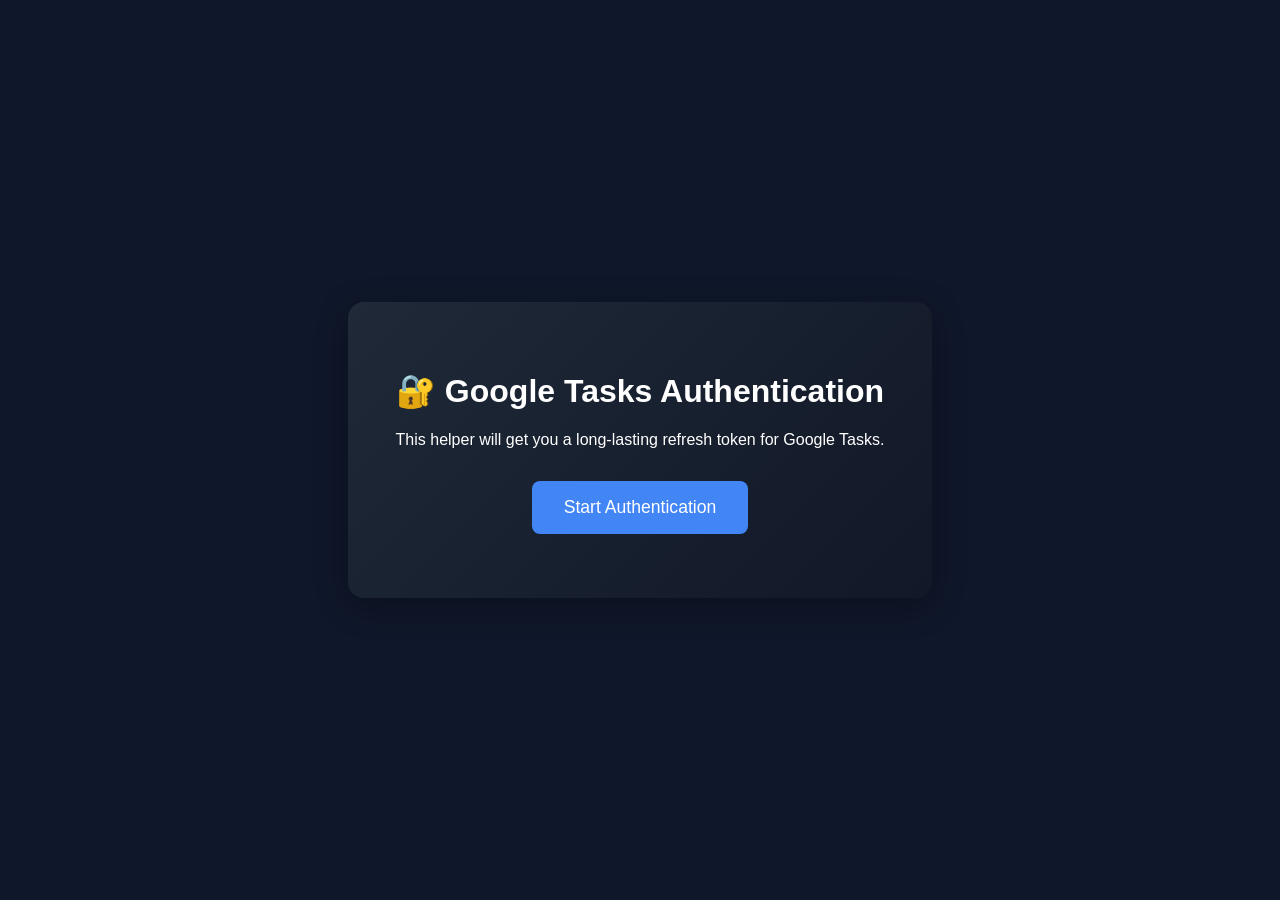
<file: google-auth-helper.html>
<!DOCTYPE html>
<html>
<head>
    <title>Google Tasks Authentication Helper</title>
    <style>
        body {
            font-family: -apple-system, BlinkMacSystemFont, 'Segoe UI', Roboto, sans-serif;
            background: #0f172a;
            color: white;
            display: flex;
            justify-content: center;
            align-items: center;
            height: 100vh;
            margin: 0;
        }
        .container {
            text-align: center;
            background: linear-gradient(135deg, #1f2937 0%, #111827 100%);
            padding: 3rem;
            border-radius: 16px;
            box-shadow: 0 8px 32px rgba(0, 0, 0, 0.3);
            max-width: 500px;
        }
        button {
            background: #4285f4;
            color: white;
            border: none;
            padding: 1rem 2rem;
            border-radius: 8px;
            font-size: 1.1rem;
            cursor: pointer;
            margin: 1rem;
        }
        button:hover {
            background: #357ae8;
        }
        .success {
            background: #10b981;
        }
        .code-block {
            background: rgba(0,0,0,0.5);
            padding: 1rem;
            border-radius: 8px;
            margin: 1rem 0;
            font-family: monospace;
            word-break: break-all;
        }
    </style>
</head>
<body>
    <div class="container">
        <h1>🔐 Google Tasks Authentication</h1>
        
        <div id="step1">
            <p>This helper will get you a long-lasting refresh token for Google Tasks.</p>
            <button onclick="startAuth()">Start Authentication</button>
        </div>
        
        <div id="step2" style="display: none;">
            <p>Click below to authorize with Google:</p>
            <button onclick="window.open(authUrl, '_blank')">Authorize with Google</button>
            <p style="margin-top: 2rem;">After authorizing, you'll see a code. Paste it here:</p>
            <input type="text" id="authCode" placeholder="Paste authorization code" style="width: 100%; padding: 0.5rem; margin: 0.5rem 0; background: rgba(0,0,0,0.3); border: 1px solid #4285f4; color: white; border-radius: 4px;">
            <button onclick="exchangeCode()">Get Refresh Token</button>
        </div>
        
        <div id="step3" style="display: none;">
            <h2>✅ Success!</h2>
            <p>Your refresh token (save this!):</p>
            <div class="code-block" id="refreshToken"></div>
            <button class="success" onclick="copyToken()">Copy Token</button>
            <p style="margin-top: 2rem; font-size: 0.9rem; opacity: 0.8;">This token will last for months/years unless you revoke it.</p>
        </div>
        
        <div id="error" style="display: none; color: #ff6b6b;">
            <p id="errorMsg"></p>
        </div>
    </div>

    <script>
        const CLIENT_ID = '310221293117-eiv0ouknutm3mjchgio5ceopf9hvbnr8.apps.googleusercontent.com';
        const CLIENT_SECRET = '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';
        const REDIRECT_URI = 'urn:ietf:wg:oauth:2.0:oob';
        const SCOPES = [
            'https://www.googleapis.com/auth/tasks.readonly',
            'https://www.googleapis.com/auth/calendar.readonly'
        ];
        
        let authUrl;
        
        function startAuth() {
            authUrl = `https://accounts.google.com/o/oauth2/v2/auth?` +
                `client_id=${CLIENT_ID}&` +
                `redirect_uri=${encodeURIComponent(REDIRECT_URI)}&` +
                `response_type=code&` +
                `scope=${encodeURIComponent(SCOPES.join(' '))}&` +
                `access_type=offline&` +
                `prompt=consent`;
            
            document.getElementById('step1').style.display = 'none';
            document.getElementById('step2').style.display = 'block';
        }
        
        async function exchangeCode() {
            const code = document.getElementById('authCode').value.trim();
            if (!code) {
                showError('Please paste the authorization code');
                return;
            }
            
            try {
                const response = await fetch('https://oauth2.googleapis.com/token', {
                    method: 'POST',
                    headers: {
                        'Content-Type': 'application/x-www-form-urlencoded',
                    },
                    body: new URLSearchParams({
                        code: code,
                        client_id: CLIENT_ID,
                        client_secret: CLIENT_SECRET,
                        redirect_uri: REDIRECT_URI,
                        grant_type: 'authorization_code'
                    })
                });
                
                const data = await response.json();
                
                if (data.refresh_token) {
                    document.getElementById('step2').style.display = 'none';
                    document.getElementById('step3').style.display = 'block';
                    document.getElementById('refreshToken').textContent = data.refresh_token;
                    
                    // Save to localStorage for the dashboard
                    localStorage.setItem('google_refresh_token', data.refresh_token);
                    localStorage.setItem('google_token_updated', new Date().toISOString());
                } else {
                    showError('No refresh token received. Make sure to click "Allow" for offline access.');
                }
            } catch (error) {
                showError('Failed to exchange code: ' + error.message);
            }
        }
        
        function copyToken() {
            const token = document.getElementById('refreshToken').textContent;
            navigator.clipboard.writeText(token);
            alert('Token copied to clipboard!');
        }
        
        function showError(msg) {
            document.getElementById('error').style.display = 'block';
            document.getElementById('errorMsg').textContent = msg;
        }
    </script>
</body>
</html>
</file>
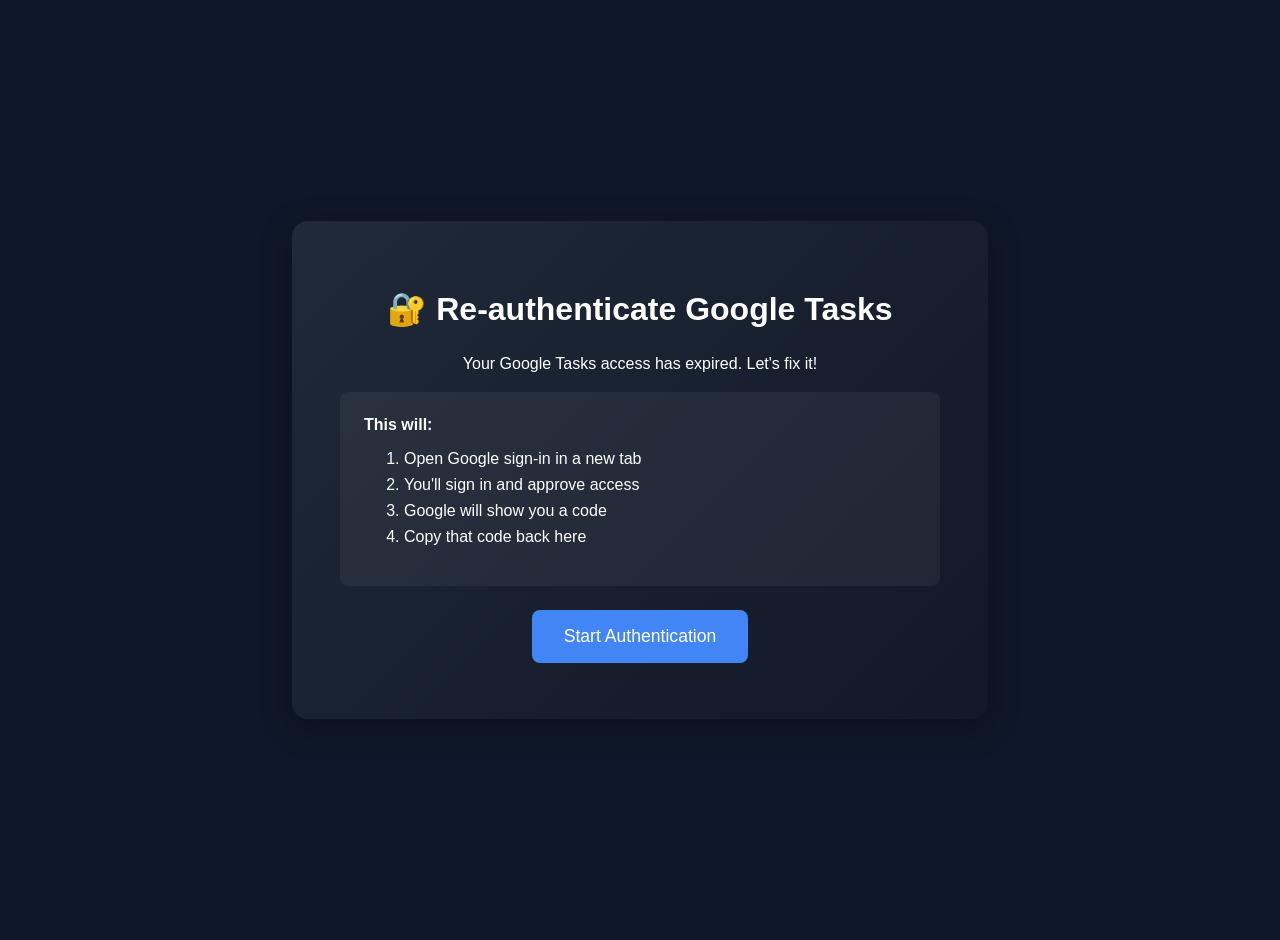
<file: oauth-redirect.html>
<!DOCTYPE html>
<html>
<head>
    <title>Google OAuth - Morning Dashboard</title>
    <style>
        body {
            font-family: -apple-system, BlinkMacSystemFont, 'Segoe UI', Roboto, sans-serif;
            background: #0f172a;
            color: white;
            display: flex;
            justify-content: center;
            align-items: center;
            min-height: 100vh;
            margin: 0;
            padding: 20px;
        }
        .container {
            text-align: center;
            background: linear-gradient(135deg, #1f2937 0%, #111827 100%);
            padding: 3rem;
            border-radius: 16px;
            box-shadow: 0 8px 32px rgba(0, 0, 0, 0.3);
            max-width: 600px;
            width: 100%;
        }
        h1 {
            margin-bottom: 1.5rem;
        }
        p {
            margin-bottom: 1rem;
            line-height: 1.5;
        }
        button {
            background: #4285f4;
            color: white;
            border: none;
            padding: 1rem 2rem;
            border-radius: 8px;
            font-size: 1.1rem;
            cursor: pointer;
            margin: 0.5rem;
        }
        button:hover {
            background: #357ae8;
        }
        .success {
            background: #10b981;
        }
        input {
            width: 100%;
            padding: 0.8rem;
            margin: 0.5rem 0;
            background: rgba(0,0,0,0.3);
            border: 1px solid #4285f4;
            color: white;
            border-radius: 8px;
            font-size: 1rem;
        }
        .code-box {
            background: rgba(0,0,0,0.5);
            padding: 1rem;
            border-radius: 8px;
            margin: 1rem 0;
            font-family: monospace;
            word-break: break-all;
        }
        .steps {
            text-align: left;
            background: rgba(255,255,255,0.05);
            padding: 1.5rem;
            border-radius: 8px;
            margin: 1rem 0;
        }
        .steps li {
            margin-bottom: 0.5rem;
        }
    </style>
</head>
<body>
    <div class="container">
        <div id="step1">
            <h1>🔐 Re-authenticate Google Tasks</h1>
            <p>Your Google Tasks access has expired. Let's fix it!</p>
            
            <div class="steps">
                <strong>This will:</strong>
                <ol>
                    <li>Open Google sign-in in a new tab</li>
                    <li>You'll sign in and approve access</li>
                    <li>Google will show you a code</li>
                    <li>Copy that code back here</li>
                </ol>
            </div>
            
            <button onclick="startAuth()">Start Authentication</button>
        </div>
        
        <div id="step2" style="display: none;">
            <h1>📋 Step 2: Get Your Code</h1>
            
            <button onclick="window.open(authUrl, '_blank')" style="margin-bottom: 2rem;">
                Open Google Sign-in
            </button>
            
            <p><strong>After signing in, Google will show you a code.</strong><br>
            Copy and paste it here:</p>
            
            <input type="text" id="authCode" placeholder="Paste your authorization code here">
            <br>
            <button onclick="exchangeCode()">Submit Code</button>
        </div>
        
        <div id="step3" style="display: none;">
            <h1>✅ Success!</h1>
            <p>Your Google Tasks access has been restored!</p>
            <p>The dashboard will now be able to show your tasks for several months.</p>
            <button class="success" onclick="window.location.href='index.html'">Return to Dashboard</button>
        </div>
        
        <div id="error" style="display: none; color: #ff6b6b; margin-top: 1rem;">
            <p id="errorMsg"></p>
        </div>
    </div>

    <script>
        const CLIENT_ID = '310221293117-eiv0ouknutm3mjchgio5ceopf9hvbnr8.apps.googleusercontent.com';
        const CLIENT_SECRET = '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';
        const REDIRECT_URI = 'urn:ietf:wg:oauth:2.0:oob';
        const SCOPES = [
            'https://www.googleapis.com/auth/tasks.readonly',
            'https://www.googleapis.com/auth/calendar.readonly'
        ];
        
        let authUrl;
        
        function startAuth() {
            authUrl = `https://accounts.google.com/o/oauth2/v2/auth?` +
                `client_id=${CLIENT_ID}&` +
                `redirect_uri=${encodeURIComponent(REDIRECT_URI)}&` +
                `response_type=code&` +
                `scope=${encodeURIComponent(SCOPES.join(' '))}&` +
                `access_type=offline&` +
                `prompt=consent`;
            
            document.getElementById('step1').style.display = 'none';
            document.getElementById('step2').style.display = 'block';
        }
        
        async function exchangeCode() {
            const code = document.getElementById('authCode').value.trim();
            if (!code) {
                showError('Please paste the authorization code');
                return;
            }
            
            try {
                const response = await fetch('https://oauth2.googleapis.com/token', {
                    method: 'POST',
                    headers: {
                        'Content-Type': 'application/x-www-form-urlencoded',
                    },
                    body: new URLSearchParams({
                        code: code,
                        client_id: CLIENT_ID,
                        client_secret: CLIENT_SECRET,
                        redirect_uri: REDIRECT_URI,
                        grant_type: 'authorization_code'
                    })
                });
                
                const data = await response.json();
                
                if (data.access_token) {
                    // Store tokens
                    sessionStorage.setItem('google_access_token', data.access_token);
                    const expiryTime = Date.now() + ((data.expires_in - 60) * 1000);
                    sessionStorage.setItem('google_token_expiry', expiryTime.toString());
                    
                    if (data.refresh_token) {
                        // Store refresh token in localStorage for persistence
                        localStorage.setItem('google_refresh_token', data.refresh_token);
                        localStorage.setItem('google_token_updated', new Date().toISOString());
                        
                        // Also update the dashboard's hardcoded token
                        console.log('New refresh token saved:', data.refresh_token);
                    }
                    
                    document.getElementById('step2').style.display = 'none';
                    document.getElementById('step3').style.display = 'block';
                    document.getElementById('error').style.display = 'none';
                } else {
                    showError('Failed to get access token: ' + (data.error_description || data.error || 'Unknown error'));
                }
            } catch (err) {
                showError('Network error: ' + err.message);
            }
        }
        
        function showError(msg) {
            document.getElementById('error').style.display = 'block';
            document.getElementById('errorMsg').textContent = msg;
        }
    </script>
</body>
</html>
</file>
